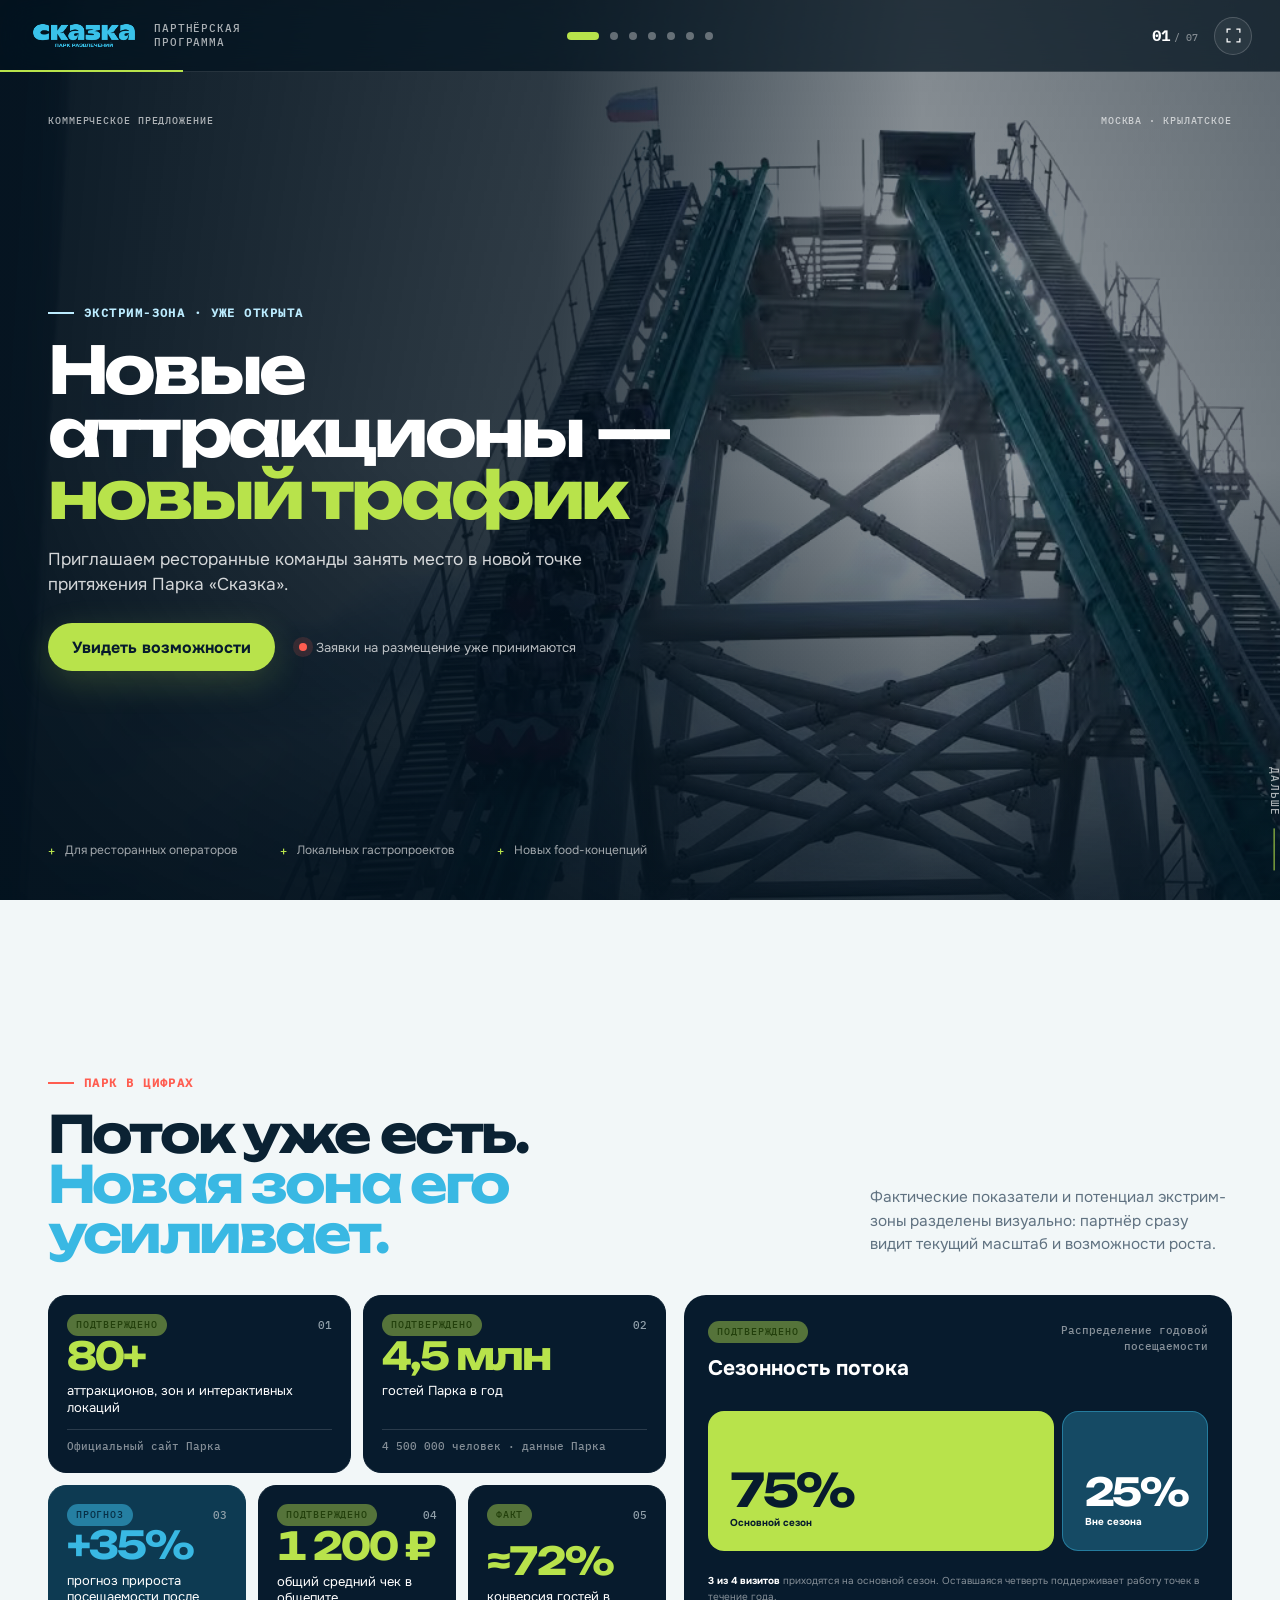
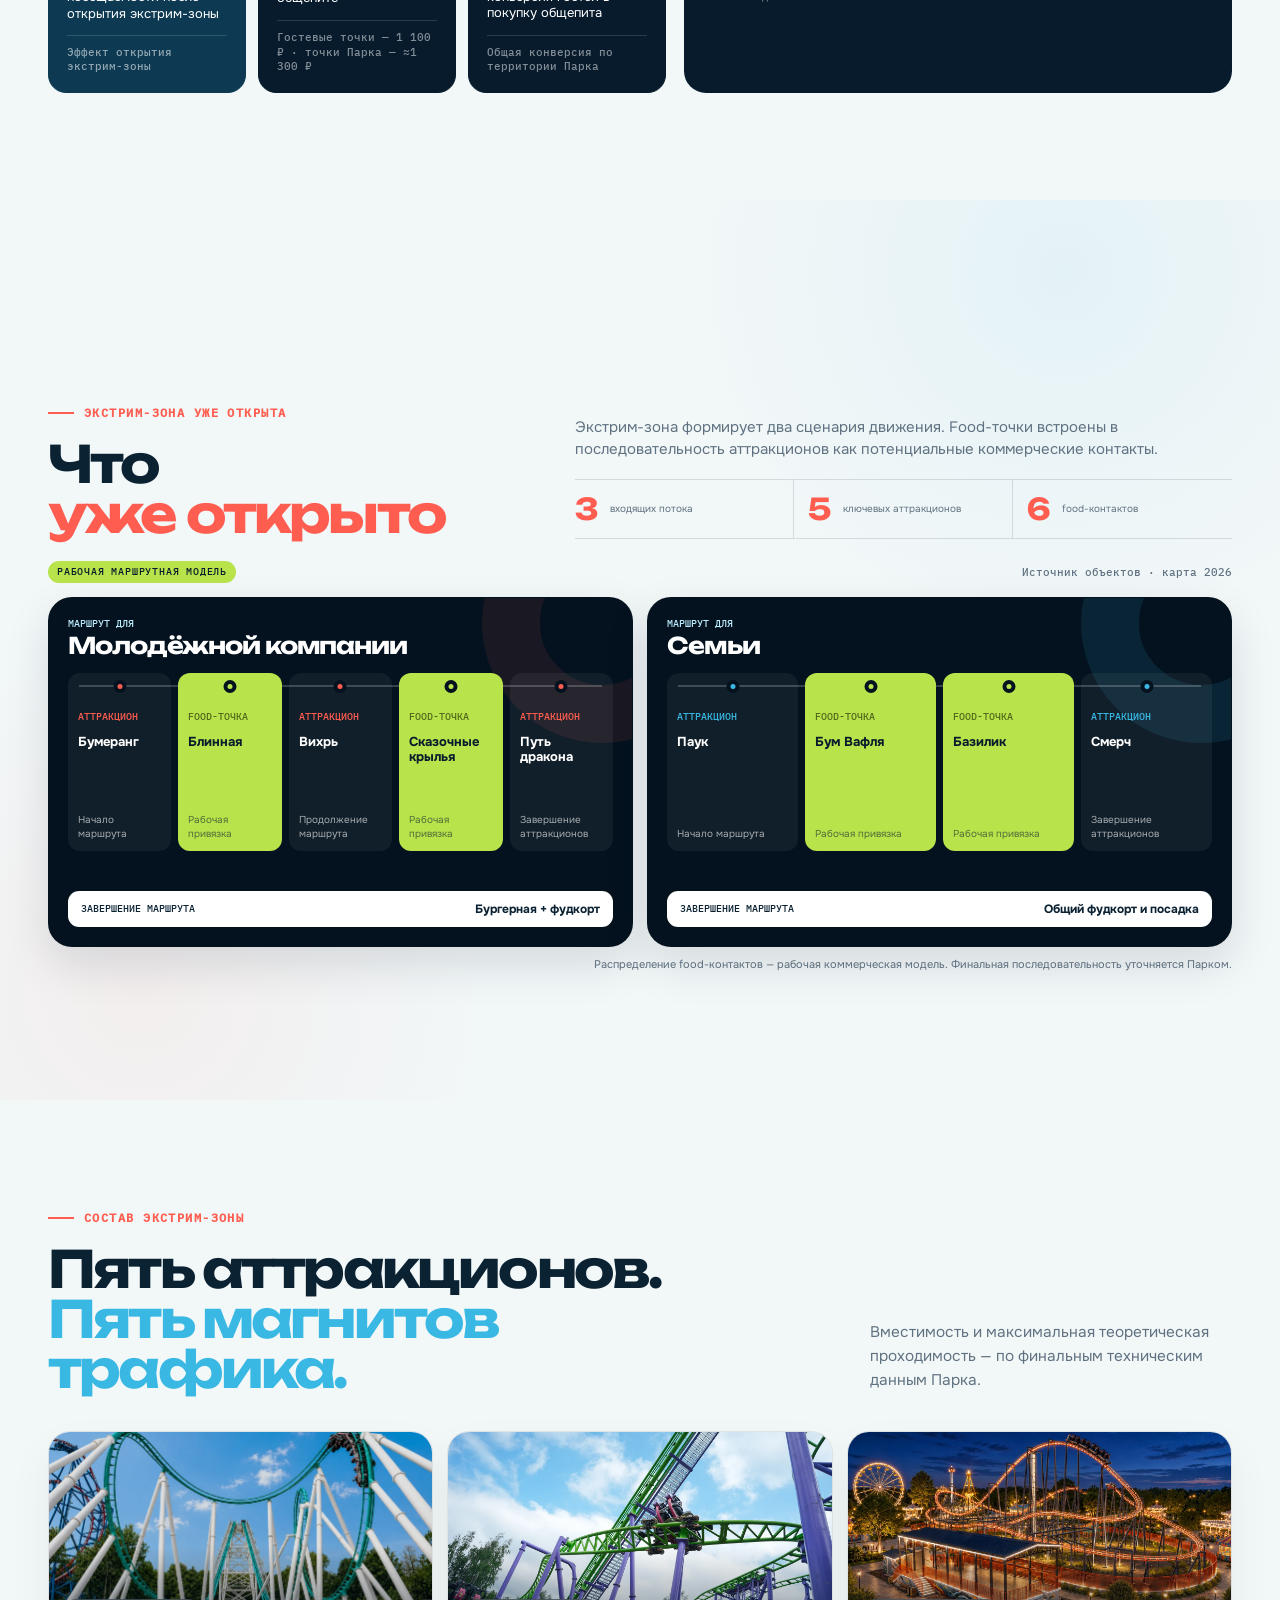
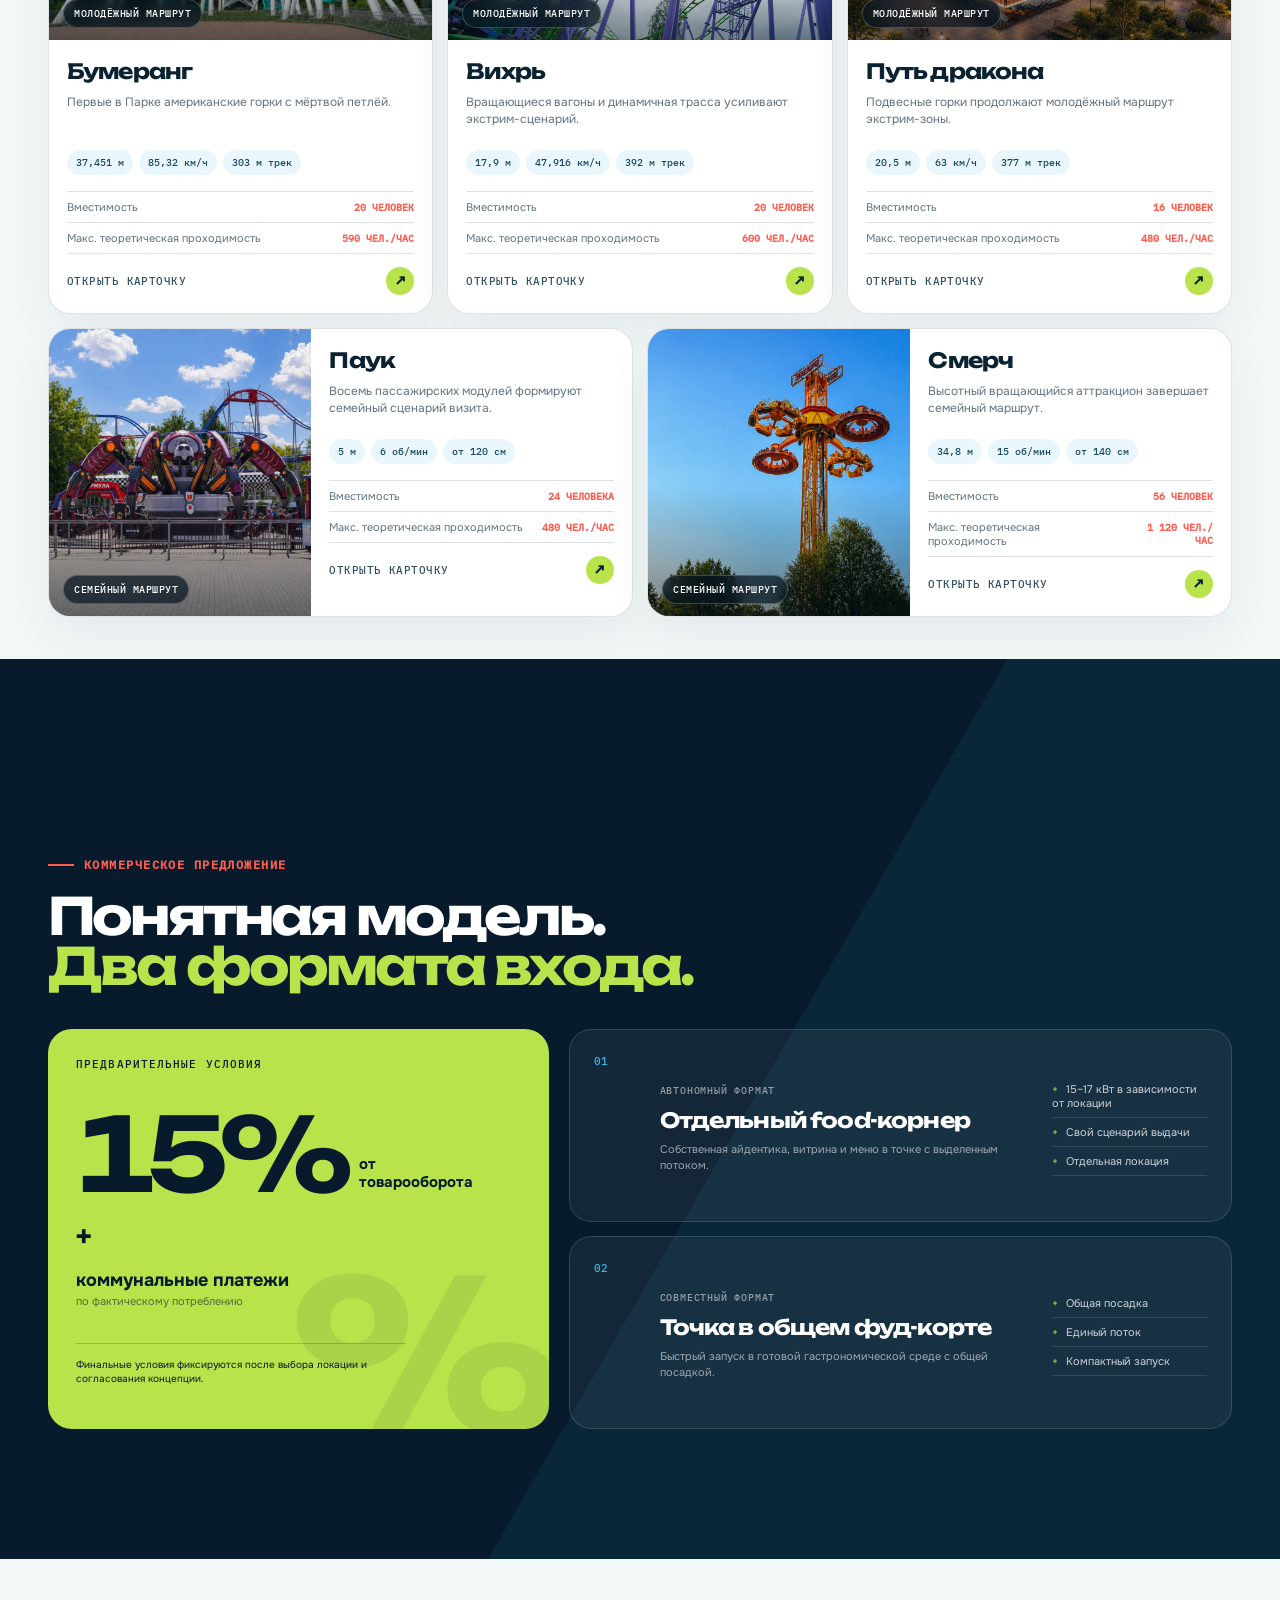
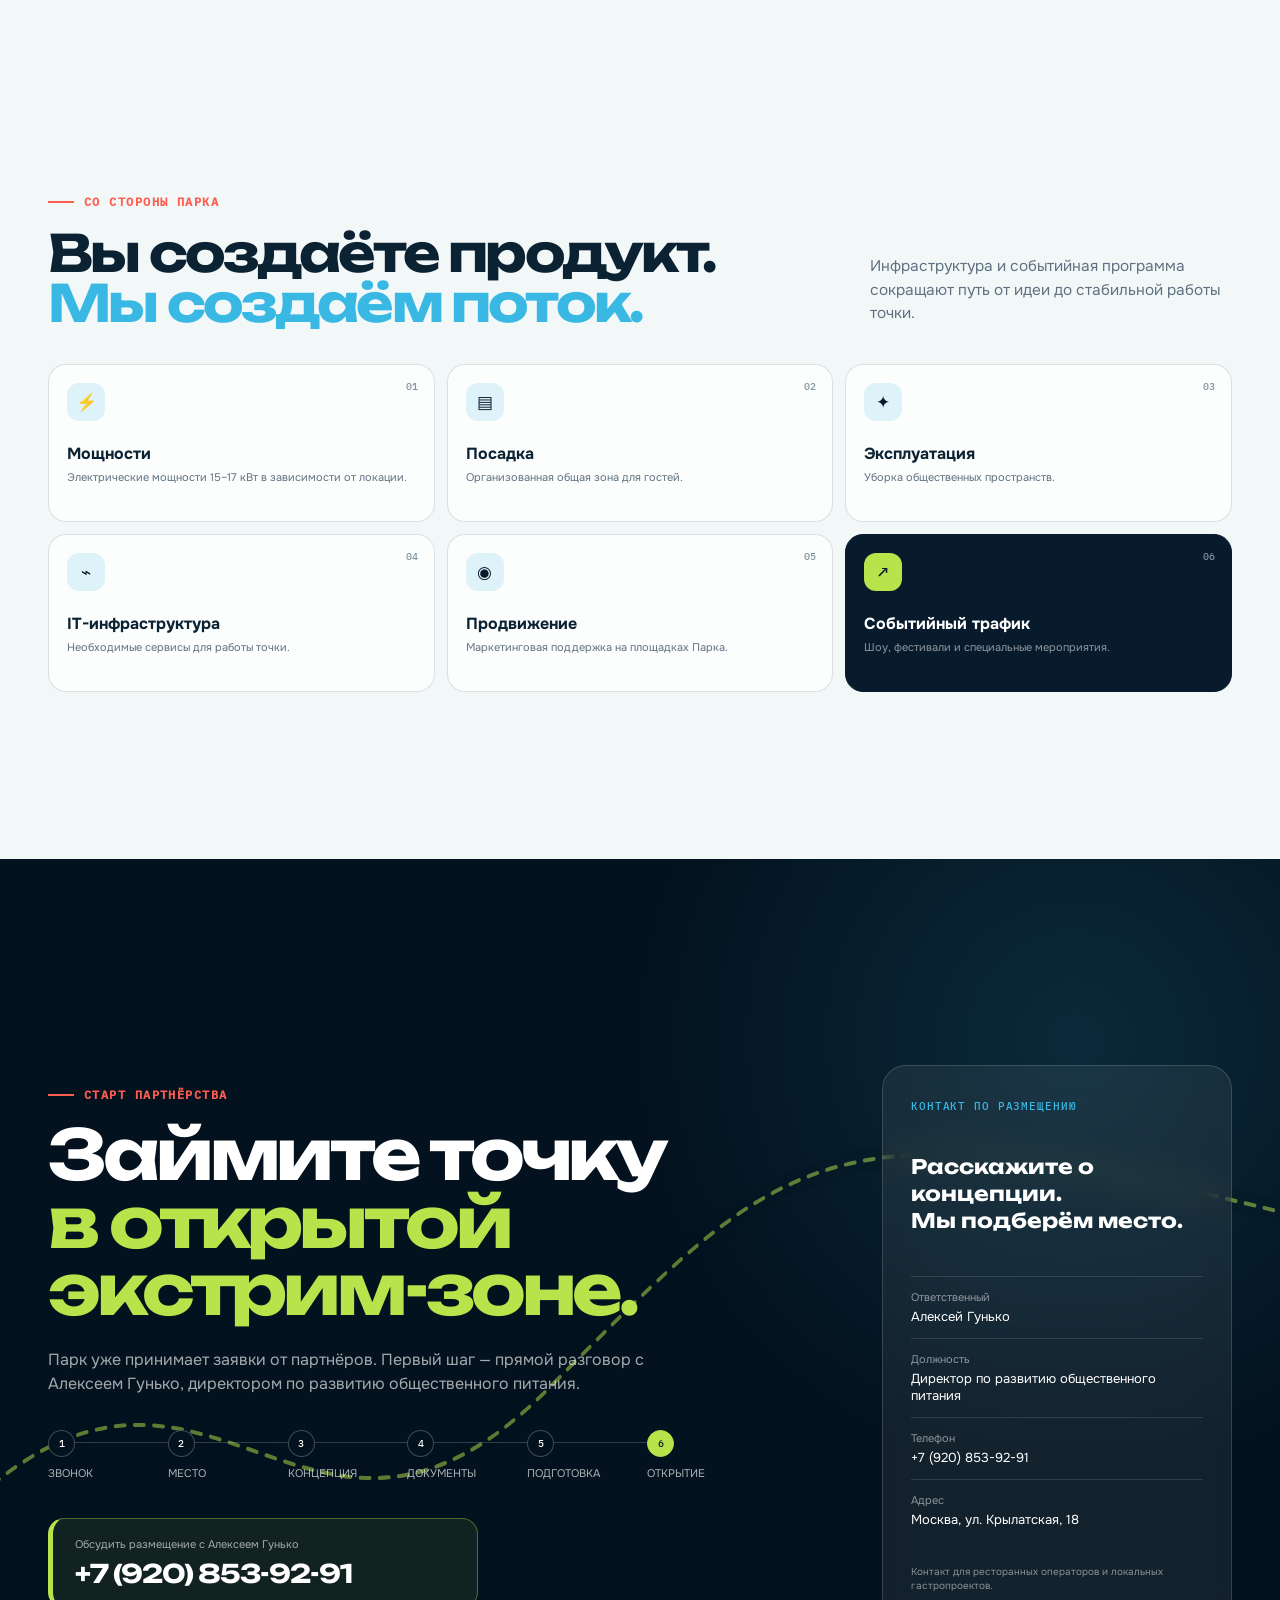
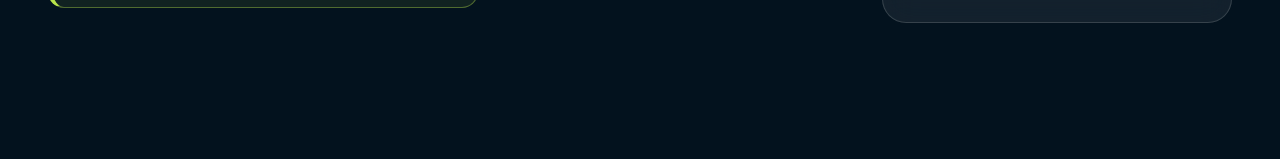
<file: index.html>
<!doctype html>
<html lang="ru">
<head>
  <meta charset="utf-8">
  <meta name="viewport" content="width=device-width, initial-scale=1">
  <meta name="theme-color" content="#071b2d">
  <meta name="description" content="Коммерческая web-презентация Парка «Сказка» для ресторанных операторов и гастрономических проектов.">
  <link rel="canonical" href="https://marketing.parkskazka.ru/skazka-gastro-partners/">
  <meta property="og:type" content="website">
  <meta property="og:locale" content="ru_RU">
  <meta property="og:site_name" content="Парк «Сказка»">
  <meta property="og:title" content="Новые аттракционы — новый трафик">
  <meta property="og:description" content="Партнёрская программа Парка «Сказка» для ресторанных операторов и гастрономических проектов.">
  <meta property="og:url" content="https://marketing.parkskazka.ru/skazka-gastro-partners/">
  <meta property="og:image" content="https://marketing.parkskazka.ru/skazka-gastro-partners/assets/images/og-gastro-partners.png">
  <meta property="og:image:width" content="1200">
  <meta property="og:image:height" content="630">
  <meta property="og:image:alt" content="Парк Сказка — партнёрская программа для ресторанных операторов">
  <meta name="twitter:card" content="summary_large_image">
  <meta name="twitter:title" content="Новые аттракционы — новый трафик">
  <meta name="twitter:description" content="Партнёрская программа Парка «Сказка» для гастрономических проектов.">
  <meta name="twitter:image" content="https://marketing.parkskazka.ru/skazka-gastro-partners/assets/images/og-gastro-partners.png">
  <title>Новые аттракционы — новый трафик | Парк «Сказка»</title>
  <link rel="icon" href="favicon.ico" sizes="any">
  <link rel="icon" type="image/png" sizes="32x32" href="assets/images/favicon-32.png">
  <link rel="icon" type="image/png" sizes="16x16" href="assets/images/favicon-16.png">
  <link rel="apple-touch-icon" sizes="180x180" href="assets/images/apple-touch-icon.png">
  <link rel="manifest" href="site.webmanifest">
  <link rel="preload" href="assets/fonts/onest-regular.ttf" as="font" type="font/ttf" crossorigin>
  <link rel="preload" href="assets/fonts/unbounded-700.ttf" as="font" type="font/ttf" crossorigin>
  <link rel="stylesheet" href="styles.css">
</head>
<body>
  <a class="skip-link" href="#numbers">Перейти к содержанию</a>

  <header class="deck-header" aria-label="Навигация по презентации">
    <a class="brand" href="#intro" aria-label="Парк Сказка — к первому экрану">
      <span class="brand-mark"><img src="assets/images/skazka-logo.png" alt="Парк Сказка" width="125" height="42"></span>
      <span class="brand-context">Партнёрская программа</span>
    </a>

    <nav class="chapter-nav" aria-label="Разделы презентации">
      <button class="chapter-dot is-active" type="button" data-target="intro" aria-label="Возможность" aria-current="step"></button>
      <button class="chapter-dot" type="button" data-target="numbers" aria-label="Парк в цифрах"></button>
      <button class="chapter-dot" type="button" data-target="zone" aria-label="Маршруты экстрим-зоны"></button>
      <button class="chapter-dot" type="button" data-target="attractions" aria-label="Аттракционы"></button>
      <button class="chapter-dot" type="button" data-target="offer" aria-label="Коммерческая модель"></button>
      <button class="chapter-dot" type="button" data-target="support" aria-label="Поддержка парка"></button>
      <button class="chapter-dot" type="button" data-target="join" aria-label="Стать партнёром"></button>
    </nav>

    <div class="deck-tools">
      <span class="deck-counter" aria-live="polite"><strong id="current-slide">01</strong><span>/ 07</span></span>
      <button class="icon-button" id="fullscreen-button" type="button" aria-label="Открыть на весь экран" title="На весь экран">
        <svg aria-hidden="true" viewBox="0 0 24 24"><path d="M8 3H3v5M16 3h5v5M8 21H3v-5M16 21h5v-5"/></svg>
      </button>
    </div>
  </header>

  <main class="deck" id="presentation">
    <section class="slide slide--hero" id="intro" data-chapter="Возможность" aria-labelledby="intro-title">
      <div class="hero-media" aria-hidden="true">
        <img src="assets/images/boomerang-hero-poster.jpg" alt="">
        <video id="hero-video" autoplay muted loop playsinline preload="metadata" poster="assets/images/boomerang-hero-poster.jpg" tabindex="-1">
          <source src="assets/video/boomerang-hero.webm" type="video/webm">
          <source src="assets/video/boomerang-hero.mp4" type="video/mp4">
        </video>
        <div class="hero-wash"></div>
      </div>
      <div class="slide-shell hero-shell">
        <div class="hero-kicker reveal">
          <span>Коммерческое предложение</span>
          <span>Москва · Крылатское</span>
        </div>

        <div class="hero-copy">
          <p class="overline reveal">Экстрим-зона · уже открыта</p>
          <h1 id="intro-title" class="hero-title reveal"><span>Новые аттракционы —</span><strong>новый трафик</strong></h1>
          <p class="hero-lead reveal">Приглашаем ресторанные команды занять место в новой точке притяжения Парка «Сказка».</p>
          <div class="hero-actions reveal">
            <a class="button button--primary" href="#zone">Увидеть возможности</a>
            <span class="hero-note"><i></i> Заявки на размещение уже принимаются</span>
          </div>
        </div>

        <div class="hero-foot reveal">
          <span>Для ресторанных операторов</span>
          <span>Локальных гастропроектов</span>
          <span>Новых food-концепций</span>
        </div>
      </div>
      <a class="scroll-cue" href="#numbers" aria-label="Следующий экран"><span>Дальше</span><i></i></a>
    </section>

    <section class="slide slide--numbers" id="numbers" data-chapter="Парк в цифрах" aria-labelledby="numbers-title">
      <div class="slide-shell">
        <header class="section-heading reveal">
          <p class="overline">Парк в цифрах</p>
          <h2 id="numbers-title">Поток уже есть.<br><em>Новая зона его усиливает.</em></h2>
          <p>Фактические показатели и потенциал экстрим-зоны разделены визуально: партнёр сразу видит текущий масштаб и возможности роста.</p>
        </header>

        <div class="numbers-layout">
          <div class="metric-grid" id="metric-grid" aria-label="Ключевые показатели"></div>

          <article class="season-card reveal" aria-labelledby="season-title">
            <div class="season-card__head">
              <div>
                <span class="data-status data-status--verified">Подтверждено</span>
                <h3 id="season-title">Сезонность потока</h3>
              </div>
              <p>Распределение годовой посещаемости</p>
            </div>
            <div class="chart" id="season-chart" role="img" aria-label="75% потока в основной сезон и 25% вне сезона"></div>
            <p class="season-summary"><strong>3 из 4 визитов</strong> приходятся на основной сезон. Оставшаяся четверть поддерживает работу точек в течение года.</p>
          </article>
        </div>

      </div>
    </section>

    <section class="slide slide--zone" id="zone" data-chapter="Экстрим-зона открыта" aria-labelledby="zone-title">
      <div class="slide-shell zone-shell">
        <header class="zone-story-heading reveal">
          <div class="section-heading section-heading--story">
            <p class="overline">Экстрим-зона уже открыта</p>
            <h2 id="zone-title">Что<br><em>уже открыто</em></h2>
          </div>
          <div class="zone-story-summary">
            <p>Экстрим-зона формирует два сценария движения. Food-точки встроены в последовательность аттракционов как потенциальные коммерческие контакты.</p>
            <dl class="zone-composition" aria-label="Состав маршрутной модели">
              <div><dt data-countup>3</dt><dd>входящих потока</dd></div>
              <div><dt data-countup>5</dt><dd>ключевых аттракционов</dd></div>
              <div><dt data-countup>6</dt><dd>food-контактов</dd></div>
            </dl>
          </div>
        </header>

        <div class="zone-map route-panel route-panel--stories reveal" aria-label="Два маршрута гостей новой экстрим-зоны">
          <div class="map-topline">
            <span class="data-status data-status--concept">Рабочая маршрутная модель</span>
            <span class="map-source">Источник объектов · карта 2026</span>
          </div>

          <div class="story-grid">
            <article class="route-story route-story--youth">
              <header><div><small>Маршрут для</small><h3>Молодёжной компании</h3></div></header>
              <ol class="story-steps">
                <li class="story-step story-attraction"><span>Аттракцион</span><strong>Бумеранг</strong><small>Начало маршрута</small></li>
                <li class="story-step story-food"><span>Food-точка</span><strong>Блинная</strong><small>Рабочая привязка</small></li>
                <li class="story-step story-attraction"><span>Аттракцион</span><strong>Вихрь</strong><small>Продолжение маршрута</small></li>
                <li class="story-step story-food"><span>Food-точка</span><strong>Сказочные крылья</strong><small>Рабочая привязка</small></li>
                <li class="story-step story-attraction"><span>Аттракцион</span><strong>Путь дракона</strong><small>Завершение аттракционов</small></li>
              </ol>
              <div class="story-result story-result--food"><span>Завершение маршрута</span><strong>Бургерная + фудкорт</strong></div>
            </article>

            <article class="route-story route-story--family">
              <header><div><small>Маршрут для</small><h3>Семьи</h3></div></header>
              <ol class="story-steps story-steps--family">
                <li class="story-step story-attraction"><span>Аттракцион</span><strong>Паук</strong><small>Начало маршрута</small></li>
                <li class="story-step story-food"><span>Food-точка</span><strong>Бум Вафля</strong><small>Рабочая привязка</small></li>
                <li class="story-step story-food"><span>Food-точка</span><strong>Базилик</strong><small>Рабочая привязка</small></li>
                <li class="story-step story-attraction"><span>Аттракцион</span><strong>Смерч</strong><small>Завершение аттракционов</small></li>
              </ol>
              <div class="story-result story-result--food"><span>Завершение маршрута</span><strong>Общий фудкорт и посадка</strong></div>
            </article>
          </div>

          <p class="story-disclaimer">Распределение food-контактов — рабочая коммерческая модель. Финальная последовательность уточняется Парком.</p>
        </div>
      </div>
    </section>

    <section class="slide slide--attractions" id="attractions" data-chapter="Аттракционы" aria-labelledby="attractions-title">
      <div class="slide-shell">
        <header class="section-heading reveal">
          <p class="overline">Состав экстрим-зоны</p>
          <h2 id="attractions-title">Пять аттракционов.<br><em>Пять магнитов трафика.</em></h2>
          <p>Вместимость и максимальная теоретическая проходимость — по финальным техническим данным Парка.</p>
        </header>
        <div class="ride-grid" id="ride-grid"></div>
      </div>
    </section>

    <section class="slide slide--offer" id="offer" data-chapter="Коммерческая модель" aria-labelledby="offer-title">
      <div class="slide-shell offer-shell">
        <header class="section-heading section-heading--light reveal">
          <p class="overline">Коммерческое предложение</p>
          <h2 id="offer-title">Понятная модель.<br><em>Два формата входа.</em></h2>
        </header>

        <div class="offer-layout">
          <article class="commercial-card reveal">
            <div class="commercial-card__label">Предварительные условия</div>
            <div class="commercial-formula"><strong data-countup>15%</strong><span>от товарооборота</span></div>
            <div class="commercial-plus">+</div>
            <div class="commercial-utilities"><strong>коммунальные платежи</strong><span>по фактическому потреблению</span></div>
            <p>Финальные условия фиксируются после выбора локации и согласования концепции.</p>
          </article>

          <div class="format-stack reveal">
            <article class="format-card">
              <div class="format-card__number" data-countup>01</div>
              <div><span class="format-card__type">Автономный формат</span><h3>Отдельный food-корнер</h3><p>Собственная айдентика, витрина и меню в точке с выделенным потоком.</p></div>
              <ul><li>15–17 кВт в зависимости от локации</li><li>Свой сценарий выдачи</li><li>Отдельная локация</li></ul>
            </article>
            <article class="format-card">
              <div class="format-card__number" data-countup>02</div>
              <div><span class="format-card__type">Совместный формат</span><h3>Точка в общем фуд-корте</h3><p>Быстрый запуск в готовой гастрономической среде с общей посадкой.</p></div>
              <ul><li>Общая посадка</li><li>Единый поток</li><li>Компактный запуск</li></ul>
            </article>
          </div>
        </div>
      </div>
    </section>

    <section class="slide slide--support" id="support" data-chapter="Поддержка парка" aria-labelledby="support-title">
      <div class="slide-shell">
        <header class="section-heading reveal">
          <p class="overline">Со стороны Парка</p>
          <h2 id="support-title">Вы создаёте продукт.<br><em>Мы создаём поток.</em></h2>
          <p>Инфраструктура и событийная программа сокращают путь от идеи до стабильной работы точки.</p>
        </header>

        <div class="support-grid">
          <article class="support-card reveal"><span data-countup>01</span><div class="support-icon">⚡</div><h3>Мощности</h3><p>Электрические мощности 15–17 кВт в зависимости от локации.</p></article>
          <article class="support-card reveal"><span data-countup>02</span><div class="support-icon">▤</div><h3>Посадка</h3><p>Организованная общая зона для гостей.</p></article>
          <article class="support-card reveal"><span data-countup>03</span><div class="support-icon">✦</div><h3>Эксплуатация</h3><p>Уборка общественных пространств.</p></article>
          <article class="support-card reveal"><span data-countup>04</span><div class="support-icon">⌁</div><h3>IT-инфраструктура</h3><p>Необходимые сервисы для работы точки.</p></article>
          <article class="support-card reveal"><span data-countup>05</span><div class="support-icon">◉</div><h3>Продвижение</h3><p>Маркетинговая поддержка на площадках Парка.</p></article>
          <article class="support-card support-card--accent reveal"><span data-countup>06</span><div class="support-icon">↗</div><h3>Событийный трафик</h3><p>Шоу, фестивали и специальные мероприятия.</p></article>
        </div>
      </div>
    </section>

    <section class="slide slide--join" id="join" data-chapter="Стать партнёром" aria-labelledby="join-title">
      <svg class="route route--join" viewBox="0 0 1600 900" preserveAspectRatio="none" aria-hidden="true">
        <path class="route-shadow" d="M-50 655 C260 410 380 775 685 530 S1030 235 1660 365"/>
        <path class="route-line" d="M-50 655 C260 410 380 775 685 530 S1030 235 1660 365"/>
      </svg>
      <div class="slide-shell join-shell">
        <div class="join-copy">
          <p class="overline reveal">Старт партнёрства</p>
          <h2 id="join-title" class="reveal">Займите точку<br><em>в открытой экстрим-зоне.</em></h2>
          <p class="join-lead reveal">Парк уже принимает заявки от партнёров. Первый шаг — прямой разговор с Алексеем Гунько, директором по развитию общественного питания.</p>

          <ol class="steps reveal" aria-label="Этапы подключения">
            <li><span data-countup>1</span>Звонок</li><li><span data-countup>2</span>Место</li><li><span data-countup>3</span>Концепция</li><li><span data-countup>4</span>Документы</li><li><span data-countup>5</span>Подготовка</li><li><span data-countup>6</span>Открытие</li>
          </ol>

          <div class="join-actions reveal">
            <a class="phone-cta" href="tel:+79208539291"><span>Обсудить размещение с Алексеем Гунько</span><strong>+7 (920) 853-92-91</strong></a>
          </div>
        </div>

        <aside class="join-panel reveal">
          <span class="join-panel__eyebrow">Контакт по размещению</span>
          <strong>Расскажите о концепции.<br>Мы подберём место.</strong>
          <dl><div><dt>Ответственный</dt><dd>Алексей Гунько</dd></div><div><dt>Должность</dt><dd>Директор по развитию общественного питания</dd></div><div><dt>Телефон</dt><dd><a href="tel:+79208539291">+7 (920) 853-92-91</a></dd></div><div><dt>Адрес</dt><dd>Москва, ул. Крылатская, 18</dd></div></dl>
          <small>Контакт для ресторанных операторов и локальных гастропроектов.</small>
        </aside>
      </div>
    </section>
  </main>

  <dialog class="ride-modal" id="ride-modal" aria-labelledby="ride-modal-title" aria-describedby="ride-modal-summary">
    <div class="ride-modal__panel">
      <button class="ride-modal__close" id="ride-modal-close" type="button" aria-label="Закрыть карточку аттракциона">×</button>
      <div class="ride-modal__media">
        <img id="ride-modal-image" src="assets/images/boomerang.webp" alt="Американские горки Бумеранг в Парке Сказка">
        <span class="ride-modal__index" id="ride-modal-index" aria-hidden="true"></span>
      </div>
      <div class="ride-modal__content">
        <p class="ride-modal__route" id="ride-modal-route"></p>
        <h2 id="ride-modal-title"></h2>
        <p class="ride-modal__summary" id="ride-modal-summary"></p>
        <ul class="ride-modal__facts" id="ride-modal-facts" aria-label="Ключевые характеристики"></ul>
        <dl class="ride-modal__operations" id="ride-modal-operations"></dl>
        <p class="ride-modal__source" id="ride-modal-source"></p>
      </div>
    </div>
  </dialog>

  <script src="content.js"></script>
  <script src="app.js"></script>
</body>
</html>
</file>
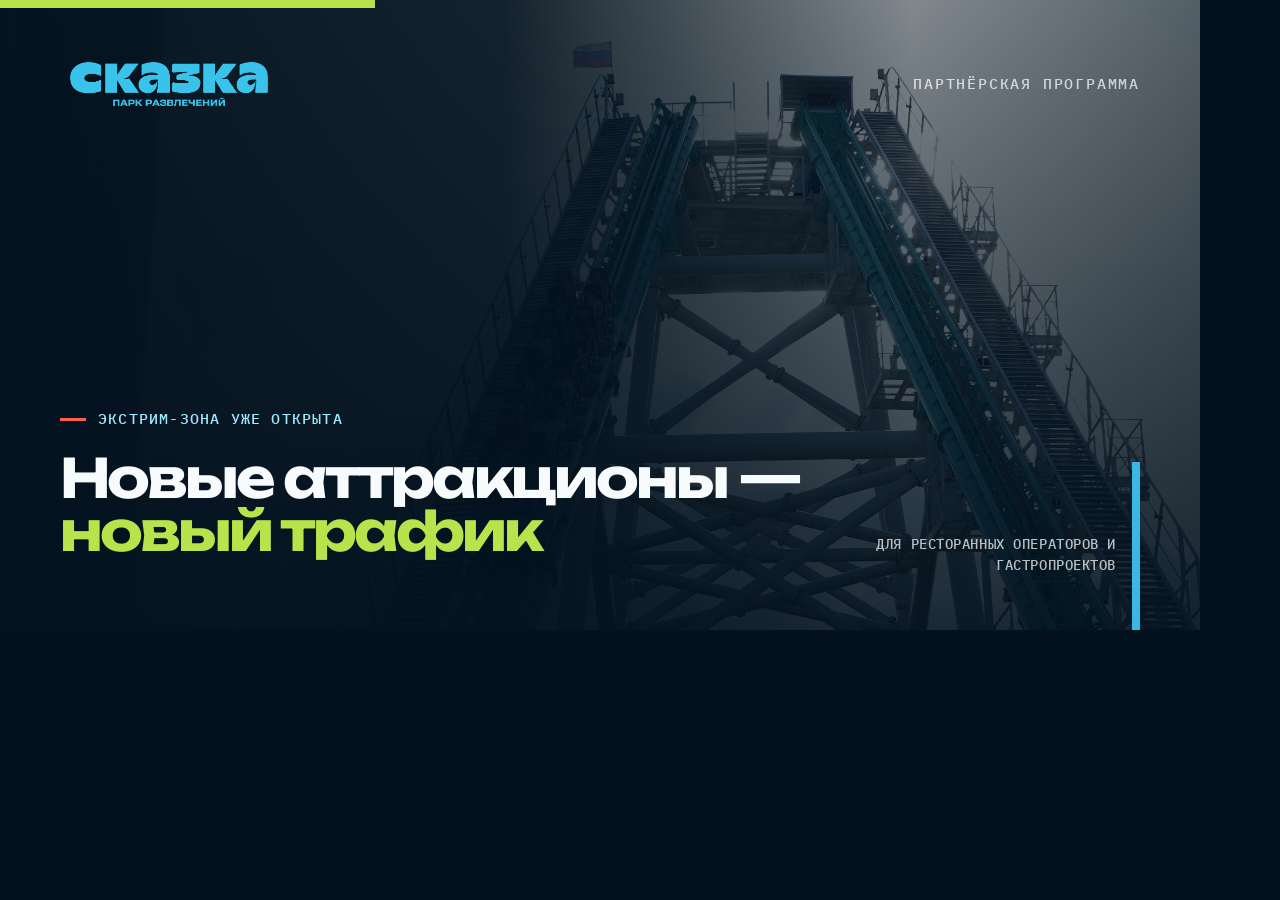
<file: tools/og-cover.html>
<!doctype html>
<html lang="ru">
<head>
  <meta charset="utf-8">
  <meta name="viewport" content="width=1200, initial-scale=1">
  <title>OG cover — Skazka Gastro Partners</title>
  <style>
    @font-face { font-family: "Unbounded"; src: url("../assets/fonts/unbounded-700.ttf") format("truetype"); font-weight: 700; }
    @font-face { font-family: "Onest"; src: url("../assets/fonts/onest-700.ttf") format("truetype"); font-weight: 700; }
    @font-face { font-family: "Mono"; src: url("../assets/fonts/ibm-plex-mono-500.ttf") format("truetype"); font-weight: 500; }
    * { box-sizing: border-box; }
    html, body { width: 1200px; height: 630px; margin: 0; overflow: hidden; }
    body { color: #f7fbfc; background: #03121e; font-family: "Onest", Arial, sans-serif; }
    .cover { position: relative; width: 100%; height: 100%; overflow: hidden; }
    .cover::before {
      content: "";
      position: absolute;
      inset: 0;
      background: url("../assets/images/boomerang-hero-poster.jpg") center 45% / cover no-repeat;
      filter: saturate(.9) contrast(1.04);
      transform: scale(1.015);
    }
    .cover::after {
      content: "";
      position: absolute;
      inset: 0;
      background:
        linear-gradient(90deg, rgba(3,18,30,.98) 0%, rgba(3,18,30,.92) 42%, rgba(3,18,30,.42) 76%, rgba(3,18,30,.62) 100%),
        linear-gradient(180deg, rgba(3,18,30,.14), rgba(3,18,30,.8));
    }
    .frame { position: absolute; z-index: 2; inset: 0; padding: 52px 60px 48px; }
    .frame::before { content: ""; position: absolute; left: 0; top: 0; width: 375px; height: 8px; background: #b8e34b; }
    .frame::after { content: ""; position: absolute; right: 60px; bottom: 0; width: 8px; height: 168px; background: #39b8e3; }
    .top { display: flex; align-items: center; justify-content: space-between; }
    .logo { width: 218px; height: auto; display: block; }
    .eyebrow { font: 500 15px/1.3 "Mono", monospace; letter-spacing: .12em; text-transform: uppercase; color: rgba(255,255,255,.72); }
    .copy { position: absolute; left: 60px; bottom: 72px; width: 980px; }
    .status { display: inline-flex; align-items: center; gap: 12px; margin-bottom: 24px; font: 500 15px/1.2 "Mono", monospace; letter-spacing: .08em; text-transform: uppercase; color: #9de9ff; }
    .status::before { content: ""; width: 26px; height: 3px; background: #ff5d50; }
    h1 { margin: 0; font: 700 54px/.98 "Unbounded", sans-serif; letter-spacing: -.055em; }
    h1 span { display: block; }
    h1 span:first-child { white-space: nowrap; }
    h1 strong { display: block; color: #b8e34b; font-weight: 700; }
    .footer { position: absolute; z-index: 3; right: 84px; bottom: 55px; max-width: 240px; text-align: right; font: 500 14px/1.45 "Mono", monospace; letter-spacing: .04em; text-transform: uppercase; color: rgba(255,255,255,.72); }
  </style>
</head>
<body>
  <main class="cover" aria-label="Парк Сказка — партнёрская программа">
    <div class="frame">
      <div class="top">
        <img class="logo" src="../assets/images/skazka-logo.png" alt="Парк Сказка">
        <div class="eyebrow">Партнёрская программа</div>
      </div>
      <div class="copy">
        <div class="status">Экстрим-зона уже открыта</div>
        <h1><span>Новые аттракционы —</span><strong>новый трафик</strong></h1>
      </div>
      <div class="footer">Для ресторанных операторов и гастропроектов</div>
    </div>
  </main>
</body>
</html>
</file>
<file: styles.css>
@font-face {
  font-family: "Onest";
  src: url("assets/fonts/onest-regular.ttf") format("truetype");
  font-style: normal;
  font-weight: 400;
  font-display: swap;
}

@font-face {
  font-family: "Onest";
  src: url("assets/fonts/onest-600.ttf") format("truetype");
  font-style: normal;
  font-weight: 600;
  font-display: swap;
}

@font-face {
  font-family: "Onest";
  src: url("assets/fonts/onest-700.ttf") format("truetype");
  font-style: normal;
  font-weight: 700;
  font-display: swap;
}

@font-face {
  font-family: "Unbounded";
  src: url("assets/fonts/unbounded-700.ttf") format("truetype");
  font-style: normal;
  font-weight: 700;
  font-display: swap;
}

@font-face {
  font-family: "IBM Plex Mono";
  src: url("assets/fonts/ibm-plex-mono-500.ttf") format("truetype");
  font-style: normal;
  font-weight: 500;
  font-display: swap;
}

:root {
  --night: #071b2d;
  --night-deep: #03121e;
  --blue: #39b8e3;
  --blue-light: #bcecff;
  --coral: #ff5d50;
  --lime: #b8e34b;
  --mist: #f2f7f8;
  --paper: #ffffff;
  --ink: #0b2233;
  --muted: #607281;
  --line: rgba(8, 34, 52, 0.13);
  --shell: min(1320px, calc(100vw - 96px));
  --header-h: 72px;
  --ease: cubic-bezier(.22, 1, .36, 1);
  --deck-progress: 14.28%;
}

*, *::before, *::after { box-sizing: border-box; }

html {
  scroll-behavior: smooth;
  scroll-snap-type: y proximity;
  scroll-padding-top: var(--header-h);
  background: var(--night);
}

body {
  margin: 0;
  color: var(--ink);
  background: var(--night);
  font-family: "Onest", Arial, sans-serif;
  -webkit-font-smoothing: antialiased;
  overflow-x: clip;
}

button, input, textarea, select { font: inherit; }
button, a { -webkit-tap-highlight-color: transparent; }
a { color: inherit; }

:focus-visible {
  outline: 3px solid var(--lime);
  outline-offset: 4px;
}

.skip-link {
  position: fixed;
  z-index: 200;
  left: 20px;
  top: -100px;
  padding: 12px 16px;
  border-radius: 8px;
  color: var(--night);
  background: var(--lime);
  font-weight: 700;
  transition: top .2s ease;
}

.skip-link:focus { top: 18px; }

.deck-header {
  position: fixed;
  z-index: 100;
  inset: 0 0 auto;
  height: var(--header-h);
  display: grid;
  grid-template-columns: 1fr auto 1fr;
  align-items: center;
  gap: 24px;
  padding: 0 28px;
  color: var(--paper);
  background: rgba(3, 18, 30, .72);
  border-bottom: 1px solid rgba(255, 255, 255, .12);
  backdrop-filter: blur(18px) saturate(135%);
  -webkit-backdrop-filter: blur(18px) saturate(135%);
}

.deck-header::after {
  content: "";
  position: absolute;
  left: 0;
  bottom: -1px;
  width: var(--deck-progress);
  height: 2px;
  background: var(--lime);
  transition: width .65s var(--ease);
}

.brand {
  justify-self: start;
  display: flex;
  align-items: center;
  gap: 14px;
  text-decoration: none;
}

.brand-mark {
  display: grid;
  place-items: center;
  width: 112px;
  height: 42px;
  padding: 0;
  overflow: visible;
  border-radius: 0;
  background: transparent;
}

.brand-mark img { display: block; width: 100%; height: auto; }

.brand-context {
  max-width: 96px;
  font-family: "IBM Plex Mono", monospace;
  font-size: 11px;
  line-height: 1.25;
  letter-spacing: .08em;
  text-transform: uppercase;
  color: rgba(255, 255, 255, .66);
}

.chapter-nav { display: flex; align-items: center; gap: 11px; }

.chapter-dot {
  width: 8px;
  height: 8px;
  padding: 0;
  border: 0;
  border-radius: 999px;
  background: rgba(255, 255, 255, .35);
  cursor: pointer;
  transition: width .3s var(--ease), background-color .3s ease;
}

.chapter-dot:hover { background: rgba(255, 255, 255, .75); }
.chapter-dot.is-active { width: 32px; background: var(--lime); }

.deck-tools { justify-self: end; display: flex; align-items: center; gap: 16px; }
.deck-counter { display: flex; align-items: baseline; gap: 4px; font-family: "IBM Plex Mono", monospace; }
.deck-counter strong { font-size: 15px; color: var(--paper); }
.deck-counter strong.is-changing { animation: counterBump .48s var(--ease); }
.deck-counter span { font-size: 10px; color: rgba(255,255,255,.45); }
@keyframes counterBump { 50% { color: var(--lime); transform: translateY(-2px); } }

.icon-button {
  display: grid;
  place-items: center;
  width: 38px;
  height: 38px;
  padding: 0;
  border: 1px solid rgba(255,255,255,.18);
  border-radius: 50%;
  color: var(--paper);
  background: rgba(255,255,255,.06);
  cursor: pointer;
  transition: border-color .2s ease, background .2s ease, color .2s ease;
}

.icon-button:hover, .icon-button.is-active { color: var(--night); background: var(--lime); border-color: var(--lime); }
.icon-button svg { width: 17px; fill: none; stroke: currentColor; stroke-width: 1.8; }

.deck { position: relative; }

.slide {
  position: relative;
  min-height: 100svh;
  scroll-snap-align: start;
  scroll-snap-stop: normal;
  overflow: hidden;
  isolation: isolate;
}

.slide-shell {
  position: relative;
  z-index: 2;
  width: var(--shell);
  min-height: 100svh;
  margin: 0 auto;
  padding: calc(var(--header-h) + 40px) 0 42px;
  display: flex;
  flex-direction: column;
  justify-content: center;
}

.reveal {
  opacity: 0;
  transform: translateY(14px);
  transition: opacity .9s var(--ease), transform .9s var(--ease);
}

.slide.is-active .reveal,
.slide.has-entered .reveal { opacity: 1; transform: translateY(0); }
.slide.is-active .reveal:nth-child(2) { transition-delay: .08s; }
.slide.is-active .reveal:nth-child(3) { transition-delay: .14s; }
.slide.is-active .reveal:nth-child(4) { transition-delay: .2s; }
.slide.is-active .reveal:nth-child(5) { transition-delay: .26s; }
.slide.is-active .reveal:nth-child(6) { transition-delay: .32s; }

.overline {
  width: max-content;
  max-width: 100%;
  display: inline-flex;
  align-items: center;
  gap: 10px;
  margin: 0 0 20px;
  font-family: "IBM Plex Mono", monospace;
  font-size: 12px;
  font-weight: 600;
  line-height: 1;
  letter-spacing: .12em;
  text-transform: uppercase;
  color: var(--coral);
}

.overline::before { content: ""; width: 26px; height: 2px; flex: 0 0 auto; background: currentColor; }

.section-heading {
  display: grid;
  grid-template-columns: minmax(0, 1.35fr) minmax(270px, .65fr);
  align-items: end;
  column-gap: 70px;
  margin-bottom: clamp(24px, 4vh, 48px);
}

.section-heading .overline { grid-column: 1 / -1; }

.section-heading h2 {
  margin: 0;
  font-family: "Unbounded", sans-serif;
  font-size: clamp(34px, 4vw, 64px);
  line-height: .98;
  letter-spacing: -.055em;
}

.section-heading h2 em { color: var(--blue); font-style: normal; }
.section-heading > p:last-child { max-width: 500px; margin: 0 0 2px; color: var(--muted); font-size: clamp(14px, 1.2vw, 17px); line-height: 1.55; }
.section-heading--light { color: var(--paper); }
.section-heading--light h2 em { color: var(--lime); }
.section-heading--light > p:last-child { color: rgba(255,255,255,.62); }

.button {
  display: inline-flex;
  align-items: center;
  justify-content: center;
  min-height: 48px;
  padding: 0 24px;
  border: 0;
  border-radius: 999px;
  text-decoration: none;
  font-weight: 700;
  cursor: pointer;
  transition: transform .2s ease, background .2s ease, box-shadow .2s ease;
}

.button:hover { transform: translateY(-2px); }
.button--primary { color: var(--night); background: var(--lime); box-shadow: 0 10px 34px rgba(184, 227, 75, .18); }
.button--primary:hover { background: #c8ef66; box-shadow: 0 14px 40px rgba(184, 227, 75, .28); }
.button--large { min-height: 58px; padding: 0 30px; }

.data-status {
  display: inline-flex;
  align-items: center;
  min-height: 22px;
  padding: 0 9px;
  border-radius: 999px;
  font-family: "IBM Plex Mono", monospace;
  font-size: 10px;
  line-height: 1;
  letter-spacing: .08em;
  text-transform: uppercase;
  white-space: nowrap;
}

.data-status--verified { color: #23400c; background: rgba(184, 227, 75, .44); }
.data-status--forecast { color: #073047; background: rgba(57, 184, 227, .55); }
.data-status--pending, .data-status--draft { color: #82433e; background: rgba(255, 93, 80, .13); }
.data-status--concept { color: var(--night); background: var(--lime); }

/* Hero */
.slide--hero { color: var(--paper); background: var(--night); }
.hero-media, .hero-wash { position: absolute; inset: 0; }
.hero-media img, .hero-media video { width: 100%; height: 100%; object-fit: cover; object-position: center 38%; filter: saturate(.88) contrast(1.04); }
.hero-media video { position: absolute; inset: 0; opacity: 0; transition: opacity .7s ease; }
.hero-media video.is-ready { opacity: 1; }
.hero-wash { background: linear-gradient(90deg, rgba(3,18,30,.96) 0%, rgba(3,18,30,.79) 43%, rgba(3,18,30,.34) 72%, rgba(3,18,30,.5) 100%), linear-gradient(180deg, rgba(3,18,30,.25) 0%, rgba(3,18,30,.1) 52%, rgba(3,18,30,.8) 100%); }
.hero-shell { justify-content: space-between; padding-top: calc(var(--header-h) + 42px); }
.hero-kicker { display: flex; justify-content: space-between; font-family: "IBM Plex Mono", monospace; font-size: 10px; letter-spacing: .09em; text-transform: uppercase; color: rgba(255,255,255,.65); }
.hero-copy { width: min(790px, 70vw); padding: clamp(18px, 3.5vh, 46px) 0; }
.hero-copy .overline { color: var(--blue-light); }

.hero-title {
  margin: 0;
  font-family: "Unbounded", sans-serif;
  font-size: clamp(44px, 5.1vw, 80px);
  line-height: .96;
  letter-spacing: -.058em;
}

.hero-title span, .hero-title strong { display: block; }
.hero-title strong { color: var(--lime); font-weight: 700; }
.hero-lead { max-width: 620px; margin: 20px 0 0; color: rgba(255,255,255,.82); font-size: clamp(16px, 1.35vw, 20px); line-height: 1.45; }
.hero-actions { display: flex; align-items: center; gap: 24px; margin-top: 26px; }
.hero-note { display: flex; align-items: center; gap: 9px; color: rgba(255,255,255,.72); font-size: 13px; }
.hero-note i { width: 8px; height: 8px; border-radius: 50%; background: var(--coral); box-shadow: 0 0 0 6px rgba(255,93,80,.15); }
.hero-foot { display: flex; gap: 42px; font-size: 12px; color: rgba(255,255,255,.62); }
.hero-foot span { display: flex; align-items: center; gap: 10px; }
.hero-foot span::before { content: "+"; color: var(--lime); font-family: "IBM Plex Mono", monospace; }

.route { position: absolute; z-index: 1; inset: 0; width: 100%; height: 100%; pointer-events: none; }
.route path { fill: none; stroke-linecap: round; }
.route-shadow { stroke: rgba(3,18,30,.34); stroke-width: 22; }
.route-line { stroke: var(--lime); stroke-width: 4; stroke-dasharray: 12 12; }
.route-point { fill: var(--coral); stroke: var(--paper); stroke-width: 3; filter: drop-shadow(0 0 12px rgba(255,93,80,.9)); }
.slide.is-active .route-line { animation: routeTravel 18s linear infinite; }
@keyframes routeTravel { to { stroke-dashoffset: -480; } }

.scroll-cue {
  position: absolute;
  z-index: 3;
  right: 26px;
  bottom: 30px;
  display: flex;
  align-items: center;
  gap: 12px;
  color: rgba(255,255,255,.65);
  text-decoration: none;
  font-family: "IBM Plex Mono", monospace;
  font-size: 11px;
  letter-spacing: .1em;
  text-transform: uppercase;
  transform: rotate(90deg) translateY(-100%);
  transform-origin: right bottom;
}

.scroll-cue i { width: 42px; height: 1px; background: var(--lime); }

/* Numbers */
.slide--numbers, .slide--attractions, .slide--support { background: var(--mist); }
.numbers-layout { display: grid; grid-template-columns: 1.06fr .94fr; gap: 18px; }
.metric-grid { display: grid; grid-template-columns: repeat(6, 1fr); gap: 12px; }

.metric-card {
  grid-column: span 2;
  min-height: 178px;
  display: flex;
  flex-direction: column;
  padding: 18px;
  border: 1px solid var(--line);
  border-radius: 18px;
  background: rgba(255,255,255,.74);
  transition: transform .24s var(--ease), box-shadow .24s var(--ease), border-color .18s ease;
}

.metric-card:first-child { grid-column: span 3; }
.metric-card:nth-child(2) { grid-column: span 3; }
.metric-card--verified { color: var(--paper); background: var(--night); border-color: var(--night); }
.metric-card--forecast { color: var(--paper); background: #0d3a52; border-color: #0d3a52; }
.metric-card__top { display: flex; align-items: center; justify-content: space-between; }
.metric-card__top > span:last-child { color: #91a0aa; font-family: "IBM Plex Mono", monospace; font-size: 11px; }
.metric-card strong { margin-top: auto; font-family: "Unbounded", sans-serif; font-size: clamp(28px, 3vw, 50px); line-height: 1; letter-spacing: -.055em; }
.metric-card--verified strong { color: var(--lime); }
.metric-card--forecast strong { color: var(--blue); }
.metric-card p { min-height: 34px; margin: 8px 0 12px; font-size: 13px; line-height: 1.28; }
.metric-card small { padding-top: 9px; border-top: 1px solid var(--line); color: var(--muted); font-family: "IBM Plex Mono", monospace; font-size: 11px; line-height: 1.35; }
.metric-card--verified small { color: rgba(255,255,255,.5); border-color: rgba(255,255,255,.14); }
.metric-card--forecast small { color: rgba(255,255,255,.55); border-color: rgba(255,255,255,.14); }

.season-card { min-height: 368px; padding: 24px; border-radius: 22px; color: var(--paper); background: var(--night); transition: transform .24s var(--ease), box-shadow .24s var(--ease); }
.season-card__head { display: flex; justify-content: space-between; align-items: start; gap: 20px; }
.season-card h3 { margin: 12px 0 0; font-size: 21px; }
.season-card__head > p { max-width: 190px; margin: 4px 0 0; text-align: right; color: rgba(255,255,255,.52); font-family: "IBM Plex Mono", monospace; font-size: 11px; line-height: 1.4; }
.chart { height: 170px; display: flex; align-items: stretch; gap: 8px; padding: 30px 0 0; }
.season-share { flex: var(--share) 1 0; min-width: 0; display: flex; flex-direction: column; justify-content: flex-end; gap: 7px; padding: 22px; overflow: hidden; border-radius: 16px; transform: scaleX(.02); transform-origin: left; transition: transform 1s var(--ease); }
.slide.is-active .season-share,
.slide.has-entered .season-share { transform: scaleX(1); }
.season-share strong { font-family: "Unbounded", sans-serif; font-size: clamp(30px, 3.6vw, 54px); line-height: .9; letter-spacing: -.06em; }
.season-share span { font-size: 10px; font-weight: 700; line-height: 1.2; }
.season-share--main { color: var(--night); background: var(--lime); }
.season-share--off { color: var(--paper); background: rgba(57,184,227,.3); border: 1px solid rgba(57,184,227,.46); transition-delay: .12s; }
.season-share--off strong { font-size: clamp(28px, 3vw, 44px); }
.season-summary { margin: 22px 0 0; color: rgba(255,255,255,.5); font-size: 10px; line-height: 1.55; }
.season-summary strong { color: var(--paper); }

.data-request { display: grid; grid-template-columns: auto 1fr auto; align-items: center; gap: 16px; margin-top: 16px; padding: 12px 16px; border: 1px dashed rgba(255,93,80,.38); border-radius: 14px; background: rgba(255,93,80,.055); }
.data-request__icon { display: grid; place-items: center; width: 28px; height: 28px; border-radius: 50%; color: var(--paper); background: var(--coral); }
.data-request p { margin: 0; color: var(--muted); font-size: 12px; }
.data-request strong { color: var(--ink); }
.text-button { padding: 0; border: 0; color: var(--coral); background: transparent; font-size: 12px; font-weight: 700; text-decoration: underline; text-underline-offset: 4px; cursor: pointer; }

/* Zone guest stories */
.slide--offer, .slide--join { color: var(--paper); background: var(--night); }
.slide--zone { color: var(--ink); background: var(--mist); }
.slide--zone::before { content: ""; position: absolute; inset: 0; background: radial-gradient(circle at 83% 8%, rgba(57,184,227,.08), transparent 27%), radial-gradient(circle at 11% 88%, rgba(255,93,80,.06), transparent 25%); }
.zone-shell { gap: 18px; }
.zone-story-heading { display: grid; grid-template-columns: minmax(400px, .8fr) minmax(520px, 1.2fr); align-items: end; gap: clamp(36px, 7vw, 110px); }
.section-heading--story { display: block; margin: 0; }
.section-heading--story h2 { margin: 0; }
.section-heading--story h2 em { color: var(--coral); font-style: normal; }
.zone-story-summary > p { max-width: 620px; margin: 0; color: var(--muted); font-size: 15px; line-height: 1.45; }
.zone-composition { display: grid; grid-template-columns: repeat(3, 1fr); gap: 0; margin: 18px 0 0; border-top: 1px solid var(--line); border-bottom: 1px solid var(--line); }
.zone-composition div { display: grid; grid-template-columns: auto 1fr; align-items: center; gap: 12px; padding: 14px 14px; border-right: 1px solid var(--line); transition: transform .2s var(--ease), background-color .18s ease, box-shadow .2s var(--ease); }
.zone-composition div:first-child { padding-left: 0; }
.zone-composition div:last-child { border-right: 0; }
.zone-composition dt { color: var(--coral); font-family: "Unbounded", sans-serif; font-size: 30px; line-height: 1; font-variant-numeric: tabular-nums; transition: transform .2s var(--ease), color .18s ease; }
.zone-composition dd { margin: 0; color: var(--muted); font-size: 10px; line-height: 1.25; }

.zone-map { min-width: 0; }
.route-panel--stories { padding: 0; border: 0; border-radius: 0; background: transparent; box-shadow: none; }
.map-topline { min-height: 30px; display: flex; align-items: center; justify-content: space-between; gap: 12px; }
.map-source { color: var(--muted); font-family: "IBM Plex Mono", monospace; font-size: 11px; }
.story-inlets { display: flex; align-items: center; justify-content: space-between; gap: 16px; margin: 5px 0 10px; }
.story-inlets > div { display: flex; gap: 6px; }
.story-entry { display: inline-flex; padding: 5px 10px; border: 1px solid var(--line); border-radius: 999px; color: var(--muted); background: rgba(255,255,255,.52); font-size: 11px; }
.story-inlets strong { color: #435b6a; font-size: 10px; }
.story-grid { display: grid; grid-template-columns: 1fr 1fr; gap: 14px; margin-top: 10px; }
.route-story { position: relative; display: flex; min-width: 0; min-height: 350px; flex-direction: column; padding: 19px; overflow: hidden; border: 1px solid transparent; border-radius: 24px; color: var(--paper); background: var(--night-deep); box-shadow: 0 18px 45px rgba(7,27,45,.12); transition: transform .24s var(--ease), box-shadow .24s var(--ease), border-color .18s ease; }
.route-story::after { content: ""; position: absolute; top: -95px; right: -90px; width: 240px; height: 240px; border: 58px solid rgba(255,93,80,.09); border-radius: 50%; }
.route-story--family::after { border-color: rgba(57,184,227,.11); }
.route-story > header { position: relative; z-index: 1; display: flex; align-items: flex-start; justify-content: space-between; gap: 16px; margin-bottom: 16px; }
.route-story header small { display: block; margin-bottom: 4px; color: var(--blue-light); font-family: "IBM Plex Mono", monospace; font-size: 10px; text-transform: uppercase; }
.route-story h3 { max-width: 460px; margin: 0; font-family: "Unbounded", sans-serif; font-size: clamp(18px, 1.8vw, 27px); line-height: 1.02; letter-spacing: -.045em; }
.story-index { color: var(--coral); font-family: "IBM Plex Mono", monospace; font-size: 20px; }
.route-story--family .story-index { color: var(--blue); }
.story-steps { position: relative; z-index: 1; display: grid; grid-template-columns: repeat(5, minmax(0, 1fr)); gap: 7px; margin: 0; padding: 0; list-style: none; }
.story-steps--family { grid-template-columns: repeat(4, minmax(0, 1fr)); }
.story-steps::before { content: ""; position: absolute; top: 12px; left: 2%; right: 2%; height: 2px; background: rgba(255,255,255,.2); transition: background-color .2s ease, box-shadow .2s ease; }
.story-step { position: relative; display: flex; min-width: 0; min-height: 178px; flex-direction: column; padding: 37px 9px 10px; border: 1px solid transparent; border-radius: 12px; background: rgba(255,255,255,.055); transition: transform .2s var(--ease), background-color .18s ease, box-shadow .2s var(--ease); }
.story-step::before { content: ""; position: absolute; top: 6px; left: 50%; width: 13px; height: 13px; border: 4px solid var(--night-deep); border-radius: 50%; background: var(--coral); transform: translateX(-50%); }
.route-story--family .story-step::before { background: var(--blue); }
.story-step > span { color: var(--coral); font-family: "IBM Plex Mono", monospace; font-size: 10px; line-height: 1.25; text-transform: uppercase; }
.route-story--family .story-step > span { color: var(--blue); }
.story-step > span b { margin-right: 3px; font-weight: 500; }
.story-step strong { margin-top: 10px; font-size: 13px; line-height: 1.16; overflow-wrap: anywhere; }
.story-step small { margin-top: auto; color: rgba(255,255,255,.62); font-size: 10px; line-height: 1.35; }
.story-step.story-food { color: var(--night); background: var(--lime); }
.story-step.story-food::before { background: var(--lime); }
.story-step.story-food > span, .route-story--family .story-step.story-food > span { color: #53691c; }
.story-step.story-food small { color: rgba(7,27,45,.58); }
.story-result { position: relative; z-index: 1; display: flex; align-items: center; justify-content: space-between; gap: 14px; margin-top: auto; padding: 10px 13px; border-radius: 11px; color: var(--ink); background: var(--paper); transition: transform .2s var(--ease), box-shadow .2s var(--ease), background-color .18s ease; }
.story-result span { font-family: "IBM Plex Mono", monospace; font-size: 10px; text-transform: uppercase; }
.story-result strong { font-size: 12px; text-align: right; }
.story-disclaimer { margin: 10px 0 0; color: var(--muted); font-size: 11px; line-height: 1.4; text-align: right; }

/* Attractions */
.ride-grid { display: grid; grid-template-columns: repeat(6, 1fr); gap: 14px; }
.ride-card { position: relative; grid-column: span 2; overflow: hidden; border: 1px solid var(--line); border-radius: 22px; background: var(--paper); box-shadow: 0 20px 45px rgba(7,27,45,.055); transition: transform .24s var(--ease), box-shadow .24s var(--ease), border-color .18s ease; }
.ride-card:nth-child(n+4) { grid-column: span 3; display: grid; grid-template-columns: minmax(220px, .9fr) minmax(0, 1.1fr); }
.ride-card:nth-child(n+4) .ride-card__media { min-height: 238px; aspect-ratio: auto; }
.ride-card__media { position: relative; aspect-ratio: 16 / 8.7; overflow: hidden; background: #d7e4e8; }
.ride-card__media::after { content: ""; position: absolute; inset: 0; background: linear-gradient(180deg, transparent 55%, rgba(3,18,30,.5)); }
.ride-card__media img { width: 100%; height: 100%; display: block; object-fit: cover; transition: transform .7s var(--ease); }
.ride-card:hover .ride-card__media img { transform: scale(1.045); }
.ride-card__media > span { position: absolute; z-index: 1; left: 14px; bottom: 12px; padding: 7px 10px; border: 1px solid rgba(255,255,255,.2); border-radius: 999px; color: var(--paper); background: rgba(3,18,30,.68); font-family: "IBM Plex Mono", monospace; font-size: 10px; letter-spacing: .05em; text-transform: uppercase; backdrop-filter: blur(8px); }
.ride-card__body { padding: 18px; }
.ride-card h3 { margin: 0; font-family: "Unbounded", sans-serif; font-size: 21px; letter-spacing: -.04em; }
.ride-card p { min-height: 42px; margin: 10px 0 14px; color: var(--muted); font-size: 12px; line-height: 1.42; }
.ride-card ul { display: flex; flex-wrap: wrap; gap: 6px; margin: 0; padding: 0; list-style: none; }
.ride-card li { padding: 6px 9px; border-radius: 999px; color: #174962; background: rgba(57,184,227,.11); font-family: "IBM Plex Mono", monospace; font-size: 10px; }
.ride-card__operations { margin: 16px 0 0; border-top: 1px solid var(--line); }
.ride-card__operations div { display: flex; justify-content: space-between; align-items: baseline; gap: 10px; padding: 8px 0; border-bottom: 1px solid var(--line); }
.ride-card__operations dt { color: var(--muted); font-size: 11px; }
.ride-card__operations dd { margin: 0; color: var(--coral); font-family: "IBM Plex Mono", monospace; font-size: 10px; font-weight: 700; text-align: right; text-transform: uppercase; }
.ride-card__action { display: flex; align-items: center; justify-content: space-between; gap: 12px; margin-top: 13px; color: #315163; font-family: "IBM Plex Mono", monospace; font-size: 11px; letter-spacing: .04em; text-transform: uppercase; transition: color .18s ease; }
.ride-card__action b { display: grid; place-items: center; width: 28px; height: 28px; border-radius: 50%; color: var(--night); background: var(--lime); font-size: 15px; transition: transform .22s var(--ease), background-color .18s ease; }
.ride-card__open { position: absolute; z-index: 3; inset: 0; width: 100%; height: 100%; padding: 0; border: 0; border-radius: inherit; background: transparent; cursor: pointer; }
.ride-card:focus-within { border-color: var(--blue); outline: 3px solid rgba(57,184,227,.28); outline-offset: 3px; }
.ride-card__open:focus-visible { outline: none; }

/* Offer */
.slide--offer::before { content: ""; position: absolute; inset: 0; background: linear-gradient(120deg, transparent 0 56%, rgba(57,184,227,.07) 56% 100%); }
.offer-shell { justify-content: center; }
.offer-shell .section-heading { margin-bottom: 38px; }
.offer-layout { display: grid; grid-template-columns: minmax(300px, .43fr) minmax(540px, .57fr); gap: 20px; }
.commercial-card { position: relative; min-height: 400px; padding: 28px; overflow: hidden; border-radius: 24px; color: var(--night); background: var(--lime); transition: transform .24s var(--ease), box-shadow .24s var(--ease); }
.commercial-card::after { content: "%"; position: absolute; right: -15px; bottom: -55px; color: rgba(7,27,45,.08); font-family: "Unbounded", sans-serif; font-size: 210px; }
.commercial-card__label { font-family: "IBM Plex Mono", monospace; font-size: 11px; letter-spacing: .1em; text-transform: uppercase; }
.commercial-formula { display: flex; align-items: end; gap: 15px; margin-top: 45px; }
.commercial-formula strong { font-family: "Unbounded", sans-serif; font-size: clamp(70px, 8vw, 120px); line-height: .75; letter-spacing: -.08em; }
.commercial-formula span { max-width: 110px; padding-bottom: 2px; font-size: 15px; font-weight: 700; line-height: 1.15; }
.commercial-plus { margin: 27px 0 18px; font-family: "Unbounded", sans-serif; font-size: 25px; }
.commercial-utilities strong, .commercial-utilities span { display: block; }
.commercial-utilities strong { font-size: 18px; }
.commercial-utilities span { margin-top: 3px; color: rgba(7,27,45,.58); font-size: 11px; }
.commercial-card > p { position: relative; z-index: 1; max-width: 330px; margin: 35px 0 0; padding-top: 14px; border-top: 1px solid rgba(7,27,45,.2); font-size: 10px; line-height: 1.45; }
.format-stack { display: grid; gap: 14px; }
.format-card { min-height: 193px; display: grid; grid-template-columns: 48px 1fr 155px; align-items: center; gap: 18px; padding: 24px; border: 1px solid rgba(255,255,255,.13); border-radius: 22px; background: rgba(255,255,255,.055); transition: transform .22s var(--ease), background-color .18s ease, border-color .18s ease; }
.format-card__number { align-self: start; color: var(--blue); font-family: "IBM Plex Mono", monospace; font-size: 11px; }
.format-card__type { color: rgba(255,255,255,.54); font-family: "IBM Plex Mono", monospace; font-size: 10px; letter-spacing: .08em; text-transform: uppercase; }
.format-card h3 { margin: 8px 0 9px; font-family: "Unbounded", sans-serif; font-size: 21px; letter-spacing: -.04em; }
.format-card p { max-width: 370px; margin: 0; color: rgba(255,255,255,.58); font-size: 11px; line-height: 1.45; }
.format-card ul { margin: 0; padding: 0; list-style: none; }
.format-card li { padding: 7px 0; border-bottom: 1px solid rgba(255,255,255,.12); color: rgba(255,255,255,.78); font-size: 11px; }
.format-card li::before { content: "+"; margin-right: 8px; color: var(--lime); }

/* Support */
.support-grid { display: grid; grid-template-columns: repeat(3, 1fr); gap: 12px; }
.support-card { position: relative; min-height: 158px; padding: 18px; border: 1px solid var(--line); border-radius: 18px; background: rgba(255,255,255,.74); transition: transform .22s var(--ease), box-shadow .22s var(--ease), border-color .18s ease; }
.support-card > span { position: absolute; right: 16px; top: 15px; color: #7f929e; font-family: "IBM Plex Mono", monospace; font-size: 10px; }
.support-icon { display: grid; place-items: center; width: 38px; height: 38px; border-radius: 12px; color: var(--night); background: rgba(57,184,227,.16); font-family: "IBM Plex Mono", monospace; font-size: 17px; }
.support-card h3 { margin: 22px 0 6px; font-size: 16px; }
.support-card p { margin: 0; color: var(--muted); font-size: 11px; line-height: 1.42; }
.support-card--accent { color: var(--paper); background: var(--night); border-color: var(--night); }
.support-card--accent .support-icon { color: var(--night); background: var(--lime); }
.support-card--accent p { color: rgba(255,255,255,.55); }

/* Join */
.slide--join { background: var(--night-deep); }
.slide--join::before { content: ""; position: absolute; inset: 0; background: radial-gradient(circle at 84% 20%, rgba(57,184,227,.14), transparent 34%); }
.join-shell { display: grid; grid-template-columns: 1fr 350px; align-items: center; gap: clamp(50px, 9vw, 140px); }
.join-copy h2 { margin: 0; font-family: "Unbounded", sans-serif; font-size: clamp(42px, 5.4vw, 82px); line-height: .98; letter-spacing: -.06em; }
.join-copy h2 em { color: var(--lime); font-style: normal; }
.join-lead { max-width: 650px; margin: 24px 0 34px; color: rgba(255,255,255,.64); font-size: 16px; line-height: 1.5; }
.steps { display: grid; grid-template-columns: repeat(6, 1fr); max-width: 860px; margin: 0 0 38px; padding: 0; list-style: none; }
.steps li { position: relative; padding-top: 36px; color: rgba(255,255,255,.68); font-size: 11px; text-transform: uppercase; }
.steps li::before { content: ""; position: absolute; top: 12px; left: 16px; right: 0; height: 1px; background: rgba(255,255,255,.18); }
.steps li:last-child::before { display: none; }
.steps span { position: absolute; z-index: 1; top: 0; left: 0; display: grid; place-items: center; width: 27px; height: 27px; border: 1px solid rgba(255,255,255,.24); border-radius: 50%; color: var(--paper); background: var(--night-deep); font-family: "IBM Plex Mono", monospace; font-size: 10px; }
.steps li:last-child span { color: var(--night); background: var(--lime); border-color: var(--lime); }
.join-actions { display: flex; align-items: center; gap: 28px; }
.phone-cta { display: inline-grid; gap: 7px; min-width: min(430px, 100%); padding: 18px 22px; border: 1px solid rgba(184,227,75,.38); border-left: 5px solid var(--lime); border-radius: 16px; text-decoration: none; background: rgba(184,227,75,.08); transition: background .25s ease, transform .25s ease; }
.phone-cta span { color: rgba(255,255,255,.62); font-size: 11px; }
.phone-cta strong { color: var(--paper); font-family: "Unbounded", sans-serif; font-size: clamp(19px, 2vw, 28px); letter-spacing: -.04em; }
.phone-cta:hover { background: rgba(184,227,75,.14); transform: translateY(-2px); }
.phone-cta:focus-visible { outline: 3px solid var(--blue); outline-offset: 4px; }
.join-panel { padding: 28px; border: 1px solid rgba(255,255,255,.15); border-radius: 24px; background: rgba(255,255,255,.065); backdrop-filter: blur(16px); transition: transform .22s var(--ease), border-color .18s ease, background-color .18s ease; }

[data-countup] { font-variant-numeric: tabular-nums; }

@media (hover: hover) and (pointer: fine) {
  .metric-card:hover,
  .season-card:hover,
  .ride-card:hover,
  .commercial-card:hover,
  .support-card:hover { transform: translateY(-5px); box-shadow: 0 24px 58px rgba(7,27,45,.14); }
  .metric-card:hover, .ride-card:hover, .support-card:hover { border-color: rgba(57,184,227,.42); }
  .format-card:hover { transform: translateY(-4px); border-color: rgba(184,227,75,.38); background: rgba(255,255,255,.09); }
  .join-panel:hover { transform: translateY(-4px); border-color: rgba(57,184,227,.38); background: rgba(255,255,255,.09); }
  .zone-composition div:hover { z-index: 1; transform: translateY(-4px); background: var(--paper); box-shadow: 0 12px 28px rgba(7,27,45,.09); }
  .zone-composition div:hover dt { color: var(--blue); transform: scale(1.08); }
  .route-story:hover { transform: translateY(-5px); border-color: rgba(255,255,255,.14); box-shadow: 0 26px 62px rgba(7,27,45,.2); }
  .route-story:hover .story-steps::before { background: rgba(184,227,75,.55); box-shadow: 0 0 18px rgba(184,227,75,.2); }
  .story-step:hover { z-index: 2; transform: translateY(-6px); background: rgba(57,184,227,.14); box-shadow: 0 14px 28px rgba(0,0,0,.2); }
  .story-step.story-food:hover { background: #c9ee68; box-shadow: 0 14px 30px rgba(184,227,75,.22); }
  .story-step:hover::before { transform: translateX(-50%) scale(1.3); box-shadow: 0 0 0 6px rgba(255,93,80,.12); }
  .route-story--family .story-step:hover::before { box-shadow: 0 0 0 6px rgba(57,184,227,.14); }
  .story-result:hover { transform: translateY(-4px); background: var(--blue-light); box-shadow: 0 12px 24px rgba(0,0,0,.16); }
  .support-card:hover .support-icon { transform: rotate(-4deg) scale(1.06); }
  .ride-card:hover .ride-card__action { color: var(--ink); }
  .ride-card:hover .ride-card__action b { transform: rotate(8deg) scale(1.08); background: #caed70; }
}

.support-icon { transition: transform .2s var(--ease), background-color .18s ease; }
.join-panel__eyebrow { color: var(--blue); font-family: "IBM Plex Mono", monospace; font-size: 11px; letter-spacing: .08em; text-transform: uppercase; }
.join-panel > strong { display: block; margin: 38px 0 42px; font-family: "Unbounded", sans-serif; font-size: 20px; line-height: 1.35; }
.join-panel dl { margin: 0; }
.join-panel dl div { padding: 13px 0; border-top: 1px solid rgba(255,255,255,.12); }
.join-panel dt { margin-bottom: 4px; color: rgba(255,255,255,.52); font-size: 11px; }
.join-panel dd { margin: 0; font-size: 13px; }
.join-panel dd a { text-decoration: none; }
.join-panel small { display: block; margin-top: 24px; color: rgba(255,255,255,.5); font-size: 10px; line-height: 1.45; }
.route--join { opacity: .5; }

/* Modals */
.modal {
  width: min(760px, calc(100vw - 32px));
  max-height: calc(100svh - 32px);
  padding: 0;
  overflow: auto;
  border: 0;
  border-radius: 26px;
  color: var(--ink);
  background: var(--paper);
  box-shadow: 0 35px 110px rgba(0,0,0,.42);
}

.modal::backdrop { background: rgba(3,18,30,.82); backdrop-filter: blur(8px); }
.data-modal-content { position: relative; padding: clamp(28px, 5vw, 50px); }
.modal-close { position: absolute; right: 18px; top: 18px; width: 38px; height: 38px; padding: 0; border: 1px solid var(--line); border-radius: 50%; color: var(--ink); background: var(--mist); font-size: 25px; line-height: 1; cursor: pointer; }
.modal h2 { margin: 0; font-family: "Unbounded", sans-serif; font-size: clamp(30px, 5vw, 52px); line-height: 1; letter-spacing: -.055em; }
.modal--data { width: min(680px, calc(100vw - 32px)); }
.data-modal-content ul { display: grid; gap: 10px; margin: 30px 0 0; padding: 0; list-style: none; }
.data-modal-content li { display: grid; grid-template-columns: 140px 1fr; gap: 16px; padding: 14px 0; border-top: 1px solid var(--line); color: var(--muted); font-size: 12px; }
.data-modal-content li span { color: var(--ink); font-weight: 700; }

body.has-open-modal { overflow: hidden; }
.ride-modal {
  width: min(1080px, calc(100vw - 40px));
  max-width: none;
  max-height: calc(100svh - 40px);
  margin: auto;
  padding: 0;
  overflow: hidden;
  border: 0;
  border-radius: 30px;
  color: var(--paper);
  background: var(--night-deep);
  box-shadow: 0 42px 130px rgba(0,0,0,.52);
  opacity: 0;
  transform: translateY(18px) scale(.975);
  transition: opacity .26s ease, transform .26s var(--ease), overlay .26s allow-discrete, display .26s allow-discrete;
}
.ride-modal[open].is-visible { opacity: 1; transform: translateY(0) scale(1); }
.ride-modal::backdrop { background: rgba(3,18,30,.82); backdrop-filter: blur(10px); opacity: 0; transition: opacity .26s ease, overlay .26s allow-discrete, display .26s allow-discrete; }
.ride-modal[open].is-visible::backdrop { opacity: 1; }
.ride-modal__panel { display: grid; grid-template-columns: minmax(0, 1.08fr) minmax(410px, .92fr); min-height: min(650px, calc(100svh - 40px)); max-height: calc(100svh - 40px); }
.ride-modal__media { position: relative; min-height: 560px; overflow: hidden; background: #132d3f; }
.ride-modal__media::after { content: ""; position: absolute; inset: 0; background: linear-gradient(180deg, transparent 54%, rgba(3,18,30,.58)); pointer-events: none; }
.ride-modal__media img { width: 100%; height: 100%; display: block; object-fit: cover; transform: scale(1.025); transition: transform .75s var(--ease); }
.ride-modal.is-visible .ride-modal__media img { transform: scale(1); }
.ride-modal__index { position: absolute; z-index: 1; left: 24px; bottom: 22px; padding: 8px 11px; border: 1px solid rgba(255,255,255,.26); border-radius: 999px; color: var(--paper); background: rgba(3,18,30,.62); font-family: "IBM Plex Mono", monospace; font-size: 11px; letter-spacing: .08em; backdrop-filter: blur(10px); }
.ride-modal__content { display: flex; min-height: 0; flex-direction: column; padding: clamp(34px, 4.4vw, 62px); overflow: auto; background: radial-gradient(circle at 100% 0, rgba(57,184,227,.15), transparent 34%), var(--night-deep); }
.ride-modal__route { align-self: flex-start; margin: 0 0 24px; padding: 8px 12px; border-radius: 999px; color: var(--night); background: var(--lime); font-family: "IBM Plex Mono", monospace; font-size: 11px; letter-spacing: .055em; text-transform: uppercase; }
.ride-modal h2 { max-width: 500px; margin: 0; font-family: "Unbounded", sans-serif; font-size: clamp(38px, 4vw, 58px); line-height: .95; letter-spacing: -.06em; overflow-wrap: normal; word-break: normal; }
.ride-modal__summary { max-width: 530px; margin: 22px 0 0; color: rgba(255,255,255,.64); font-size: 15px; line-height: 1.5; }
.ride-modal__facts { display: flex; flex-wrap: wrap; gap: 8px; margin: 32px 0 0; padding: 0; list-style: none; }
.ride-modal__facts li { padding: 9px 12px; border: 1px solid rgba(57,184,227,.22); border-radius: 999px; color: var(--blue-light); background: rgba(57,184,227,.1); font-family: "IBM Plex Mono", monospace; font-size: 11px; }
.ride-modal__operations { margin: auto 0 0; padding-top: 34px; }
.ride-modal__operations div { display: grid; grid-template-columns: minmax(0, 1fr) auto; align-items: end; gap: 20px; padding: 16px 0; border-top: 1px solid rgba(255,255,255,.13); }
.ride-modal__operations dt { max-width: 230px; color: rgba(255,255,255,.5); font-size: 11px; line-height: 1.35; }
.ride-modal__operations dd { margin: 0; color: var(--coral); font-family: "Unbounded", sans-serif; font-size: 18px; line-height: 1; text-align: right; }
.ride-modal__source { margin: 20px 0 0; color: rgba(255,255,255,.4); font-family: "IBM Plex Mono", monospace; font-size: 11px; line-height: 1.45; }
.ride-modal__close { position: absolute; z-index: 5; top: 18px; right: 18px; display: grid; place-items: center; width: 42px; height: 42px; padding: 0 0 3px; border: 1px solid rgba(255,255,255,.26); border-radius: 50%; color: var(--paper); background: rgba(3,18,30,.68); font-size: 28px; line-height: 1; cursor: pointer; backdrop-filter: blur(10px); transition: transform .2s var(--ease), background-color .18s ease, border-color .18s ease; }
.ride-modal__close:hover { transform: rotate(5deg) scale(1.06); background: rgba(255,93,80,.88); border-color: rgba(255,255,255,.46); }
.ride-modal__close:focus-visible { outline: 3px solid var(--lime); outline-offset: 3px; }

@starting-style {
  .ride-modal[open] { opacity: 0; transform: translateY(18px) scale(.975); }
  .ride-modal[open]::backdrop { opacity: 0; }
}

@media (max-width: 1160px) {
  :root { --shell: min(1020px, calc(100vw - 56px)); }
  .section-heading { column-gap: 40px; }
  .zone-shell { gap: 16px; }
  .zone-story-heading { grid-template-columns: minmax(300px, .75fr) minmax(500px, 1.25fr); gap: 42px; }
  .route-story { padding: 16px; }
  .route-story h3 { font-size: 20px; }
  .story-step { padding-inline: 7px; }
  .story-step strong { font-size: 10px; }
  .offer-layout { grid-template-columns: .4fr .6fr; }
  .format-card { grid-template-columns: 36px 1fr 120px; padding: 20px; }
  .commercial-card { padding: 24px; }
}

@media (max-width: 900px) {
  :root { --header-h: 62px; --shell: calc(100vw - 40px); }
  html { scroll-snap-type: none; }
  .slide { min-height: auto; overflow: hidden; scroll-snap-align: none; }
  .slide-shell { min-height: auto; padding: calc(var(--header-h) + 60px) 0 64px; }
  .deck-header { grid-template-columns: 1fr auto; padding: 0 18px; }
  .chapter-nav { display: none; }
  .brand-context { display: none; }
  .section-heading { grid-template-columns: 1fr; gap: 18px; }
  .section-heading h2 { font-size: clamp(36px, 7vw, 60px); }
  .section-heading > p:last-child { max-width: 620px; }
  .hero-shell { min-height: 100svh; padding-top: calc(var(--header-h) + 32px); padding-bottom: 32px; }
  .hero-copy { width: 100%; }
  .hero-title { font-size: clamp(42px, 8vw, 64px); }
  .hero-foot { flex-wrap: wrap; gap: 10px 24px; }
  .scroll-cue { display: none; }
  .numbers-layout { grid-template-columns: 1fr; }
  .metric-grid { grid-template-columns: repeat(2, 1fr); }
  .metric-card, .metric-card:first-child, .metric-card:nth-child(2) { grid-column: span 1; }
  .metric-card:last-child { grid-column: 1 / -1; }
  .zone-shell { display: flex; gap: 22px; }
  .zone-story-heading { grid-template-columns: 1fr; gap: 14px; }
  .zone-story-summary { display: grid; grid-template-columns: 1fr 1fr; align-items: end; gap: 24px; }
  .zone-composition { margin-top: 0; }
  .zone-map { width: 100%; }
  .story-grid { grid-template-columns: 1fr; }
  .route-story { min-height: 330px; }
  .ride-grid { grid-template-columns: 1fr 1fr; }
  .ride-card, .ride-card:nth-child(n+4) { grid-column: auto; display: block; }
  .ride-card:nth-child(n+4) .ride-card__media { min-height: 0; aspect-ratio: 16 / 8.7; }
  .ride-card:last-child { grid-column: 1 / -1; display: grid; grid-template-columns: 1fr 1fr; }
  .ride-card:last-child .ride-card__media { aspect-ratio: auto; }
  .offer-layout { grid-template-columns: 1fr; }
  .commercial-card { min-height: 360px; }
  .support-grid { grid-template-columns: repeat(2, 1fr); }
  .join-shell { grid-template-columns: 1fr; gap: 38px; }
  .join-panel { display: grid; grid-template-columns: 1fr 1fr; gap: 20px; }
  .join-panel > strong { margin: 18px 0; }
  .join-panel small { grid-column: 1 / -1; margin: 0; }
  .ride-modal { width: min(720px, calc(100vw - 28px)); max-height: calc(100svh - 28px); border-radius: 26px; }
  .ride-modal__panel { grid-template-columns: 1fr; grid-template-rows: minmax(250px, 38svh) minmax(0, 1fr); min-height: 0; max-height: calc(100svh - 28px); }
  .ride-modal__media { min-height: 0; }
  .ride-modal__content { padding: 28px 30px 32px; }
  .ride-modal__route { margin-bottom: 18px; }
  .ride-modal h2 { font-size: clamp(36px, 8vw, 58px); }
  .ride-modal__summary { margin-top: 16px; }
  .ride-modal__facts { margin-top: 22px; }
  .ride-modal__operations { margin-top: 24px; padding-top: 0; }
}

@media (max-width: 620px) {
  :root { --shell: calc(100vw - 28px); }
  .deck-header { padding: 0 12px; }
  .brand-mark { width: 96px; height: 38px; }
  .deck-counter { display: none; }
  .slide-shell { padding-top: calc(var(--header-h) + 46px); padding-bottom: 54px; }
  .overline { gap: 8px; margin-bottom: 14px; font-size: 10px; }
  .overline::before { width: 18px; }
  .section-heading { margin-bottom: 24px; }
  .section-heading h2 { font-size: clamp(31px, 10vw, 44px); line-height: 1.02; }
  .section-heading > p:last-child { font-size: 13px; }
  .hero-media img, .hero-media video { object-position: 63% center; }
  .hero-wash { background: linear-gradient(180deg, rgba(3,18,30,.35), rgba(3,18,30,.86) 52%, rgba(3,18,30,.98)); }
  .hero-kicker span:last-child { display: none; }
  .hero-copy { margin-top: auto; padding: 24px 0 22px; }
  .hero-title { font-size: clamp(34px, 9.6vw, 46px); line-height: .98; }
  .hero-lead { margin-top: 16px; font-size: 15px; }
  .hero-actions { align-items: flex-start; flex-direction: column; gap: 14px; margin-top: 20px; }
  .hero-actions .button { width: 100%; }
  .hero-foot { display: grid; grid-template-columns: 1fr 1fr; font-size: 10px; }
  .hero-foot span:last-child { grid-column: 1 / -1; }
  .metric-grid { grid-template-columns: 1fr 1fr; }
  .metric-card { min-height: 150px; padding: 14px; }
  .metric-card p { font-size: 11px; }
  .metric-card small { display: none; }
  .metric-card strong { font-size: 31px; }
  .metric-card:last-child { grid-column: 1 / -1; }
  .season-card { min-height: 330px; padding: 18px 14px; }
  .season-card__head > p { display: none; }
  .chart { height: 170px; gap: 6px; }
  .season-share { padding: 16px 12px; border-radius: 13px; }
  .season-share span { font-size: 10px; }
  .data-request { grid-template-columns: auto 1fr; }
  .data-request .text-button { grid-column: 2; justify-self: start; }
  .zone-shell { gap: 18px; }
  .zone-story-summary { display: block; }
  .zone-story-summary > p { font-size: 13px; }
  .zone-composition { margin-top: 15px; }
  .zone-composition div { grid-template-columns: 1fr; gap: 4px; padding: 9px 8px; }
  .zone-composition dt { font-size: 24px; }
  .zone-composition dd { font-size: 10px; }
  .route-panel--stories { padding: 0; border-radius: 0; }
  .map-topline { align-items: flex-start; }
  .map-source { max-width: 150px; text-align: right; }
  .story-inlets { align-items: flex-start; flex-direction: column; gap: 8px; }
  .story-entry { padding: 5px 12px; }
  .route-story { min-height: 0; padding: 16px; border-radius: 20px; }
  .route-story > header { margin-bottom: 14px; }
  .route-story h3 { max-width: 245px; font-size: 22px; }
  .story-steps, .story-steps--family { grid-template-columns: 1fr; gap: 7px; padding-left: 19px; }
  .story-steps::before { top: 2%; bottom: 2%; left: 5px; width: 2px; height: auto; }
  .story-step { display: grid; min-height: 72px; grid-template-columns: 76px 1fr; gap: 3px 9px; padding: 11px 11px 11px 16px; }
  .story-step::before { top: 50%; left: -14px; transform: translateY(-50%); }
  .story-step > span { grid-row: 1 / span 2; align-self: center; }
  .story-step strong { align-self: end; margin: 0; font-size: 12px; }
  .story-step small { align-self: start; margin: 0; font-size: 10px; }
  .story-result { margin-top: 12px; }
  .story-disclaimer { line-height: 1.35; text-align: left; }
  .ride-grid { grid-template-columns: 1fr; }
  .ride-card, .ride-card:nth-child(n+4), .ride-card:last-child { grid-column: auto; display: block; }
  .ride-card:nth-child(n+4) .ride-card__media,
  .ride-card:last-child .ride-card__media { aspect-ratio: 16 / 8.7; }
  .ride-card p { min-height: 0; }
  .ride-card__action { font-size: 10px; }
  .commercial-card { min-height: 335px; padding: 20px; }
  .commercial-formula { margin-top: 38px; }
  .commercial-formula strong { font-size: 74px; }
  .format-card { display: grid; grid-template-columns: 32px 1fr; gap: 12px; padding: 18px; }
  .format-card ul { grid-column: 2; display: flex; flex-wrap: wrap; gap: 5px 12px; }
  .format-card li { border: 0; padding: 2px 0; }
  .support-grid { grid-template-columns: 1fr 1fr; gap: 8px; }
  .support-card { min-height: 150px; padding: 14px; }
  .support-card h3 { margin-top: 18px; font-size: 14px; }
  .support-card p { font-size: 10px; }
  .join-copy h2 { font-size: clamp(38px, 11vw, 54px); }
  .join-lead { font-size: 14px; }
  .steps { grid-template-columns: repeat(3, 1fr); row-gap: 24px; }
  .steps li:nth-child(3)::before, .steps li:last-child::before { display: none; }
  .join-actions { flex-direction: column; align-items: stretch; gap: 20px; }
  .phone-cta { width: 100%; min-width: 0; }
  .join-panel { display: block; }
  .join-panel dl { margin-top: 30px; }
  .join-panel small { margin-top: 24px; }
  .data-modal-content li { grid-template-columns: 1fr; gap: 4px; }
  .ride-modal { width: calc(100vw - 16px); max-height: calc(100svh - 16px); border-radius: 22px; }
  .ride-modal__panel { grid-template-rows: minmax(210px, 31svh) minmax(0, 1fr); max-height: calc(100svh - 16px); }
  .ride-modal__content { padding: 22px 20px 25px; }
  .ride-modal__index { left: 16px; bottom: 14px; font-size: 10px; }
  .ride-modal__close { top: 12px; right: 12px; width: 40px; height: 40px; }
  .ride-modal__route { margin-bottom: 14px; padding: 7px 10px; font-size: 10px; }
  .ride-modal h2 { font-size: clamp(32px, 11vw, 46px); }
  .ride-modal__summary { margin-top: 13px; font-size: 13px; }
  .ride-modal__facts { gap: 6px; margin-top: 17px; }
  .ride-modal__facts li { padding: 7px 9px; font-size: 10px; }
  .ride-modal__operations { margin-top: 18px; }
  .ride-modal__operations div { gap: 12px; padding: 12px 0; }
  .ride-modal__operations dt { font-size: 10px; }
  .ride-modal__operations dd { font-size: 14px; }
  .ride-modal__source { margin-top: 14px; font-size: 10px; }
}

@media (max-height: 760px) and (min-width: 901px) {
  .slide-shell { padding-top: calc(var(--header-h) + 24px); padding-bottom: 24px; }
  .section-heading { margin-bottom: 24px; }
  .section-heading h2 { font-size: clamp(32px, 3.5vw, 54px); }
  .numbers-layout { gap: 12px; }
  .metric-card { min-height: 145px; }
  .season-card { min-height: 302px; padding: 20px; }
  .chart { height: 150px; }
  .data-request { margin-top: 10px; padding-block: 9px; }
  .zone-shell { gap: 12px; }
  .zone-story-heading { gap: 36px; }
  .zone-story-summary > p { font-size: 12px; }
  .zone-composition { margin-top: 10px; }
  .route-story { min-height: 300px; padding: 14px; }
  .route-story > header { margin-bottom: 10px; }
  .story-step { min-height: 148px; padding-top: 34px; }
  .story-result { padding-block: 8px; }
  .ride-card__media { aspect-ratio: 16 / 7.6; }
  .ride-card__body { padding: 14px 16px; }
  .commercial-card { min-height: 344px; }
  .format-card { min-height: 165px; }
  .support-card { min-height: 135px; }
  .support-card h3 { margin-top: 16px; }
}

@media (prefers-reduced-motion: reduce) {
  html { scroll-behavior: auto; }
  *, *::before, *::after { animation-duration: .01ms !important; animation-iteration-count: 1 !important; transition-duration: .01ms !important; }
  .reveal { opacity: 1; transform: none; }
  .season-share { transform: scaleX(1); }
  .metric-card:hover, .season-card:hover, .ride-card:hover, .commercial-card:hover, .support-card:hover,
  .format-card:hover, .join-panel:hover, .zone-composition div:hover, .route-story:hover,
  .story-step:hover, .story-result:hover, .support-card:hover .support-icon { transform: none !important; }
}

@media print {
  .deck-header, .scroll-cue, .modal, .ride-modal { display: none !important; }
  html, body { background: white; }
  .slide { min-height: 100vh; page-break-after: always; break-after: page; }
  .slide-shell { min-height: 100vh; }
  .reveal { opacity: 1; transform: none; }
}
</file>
